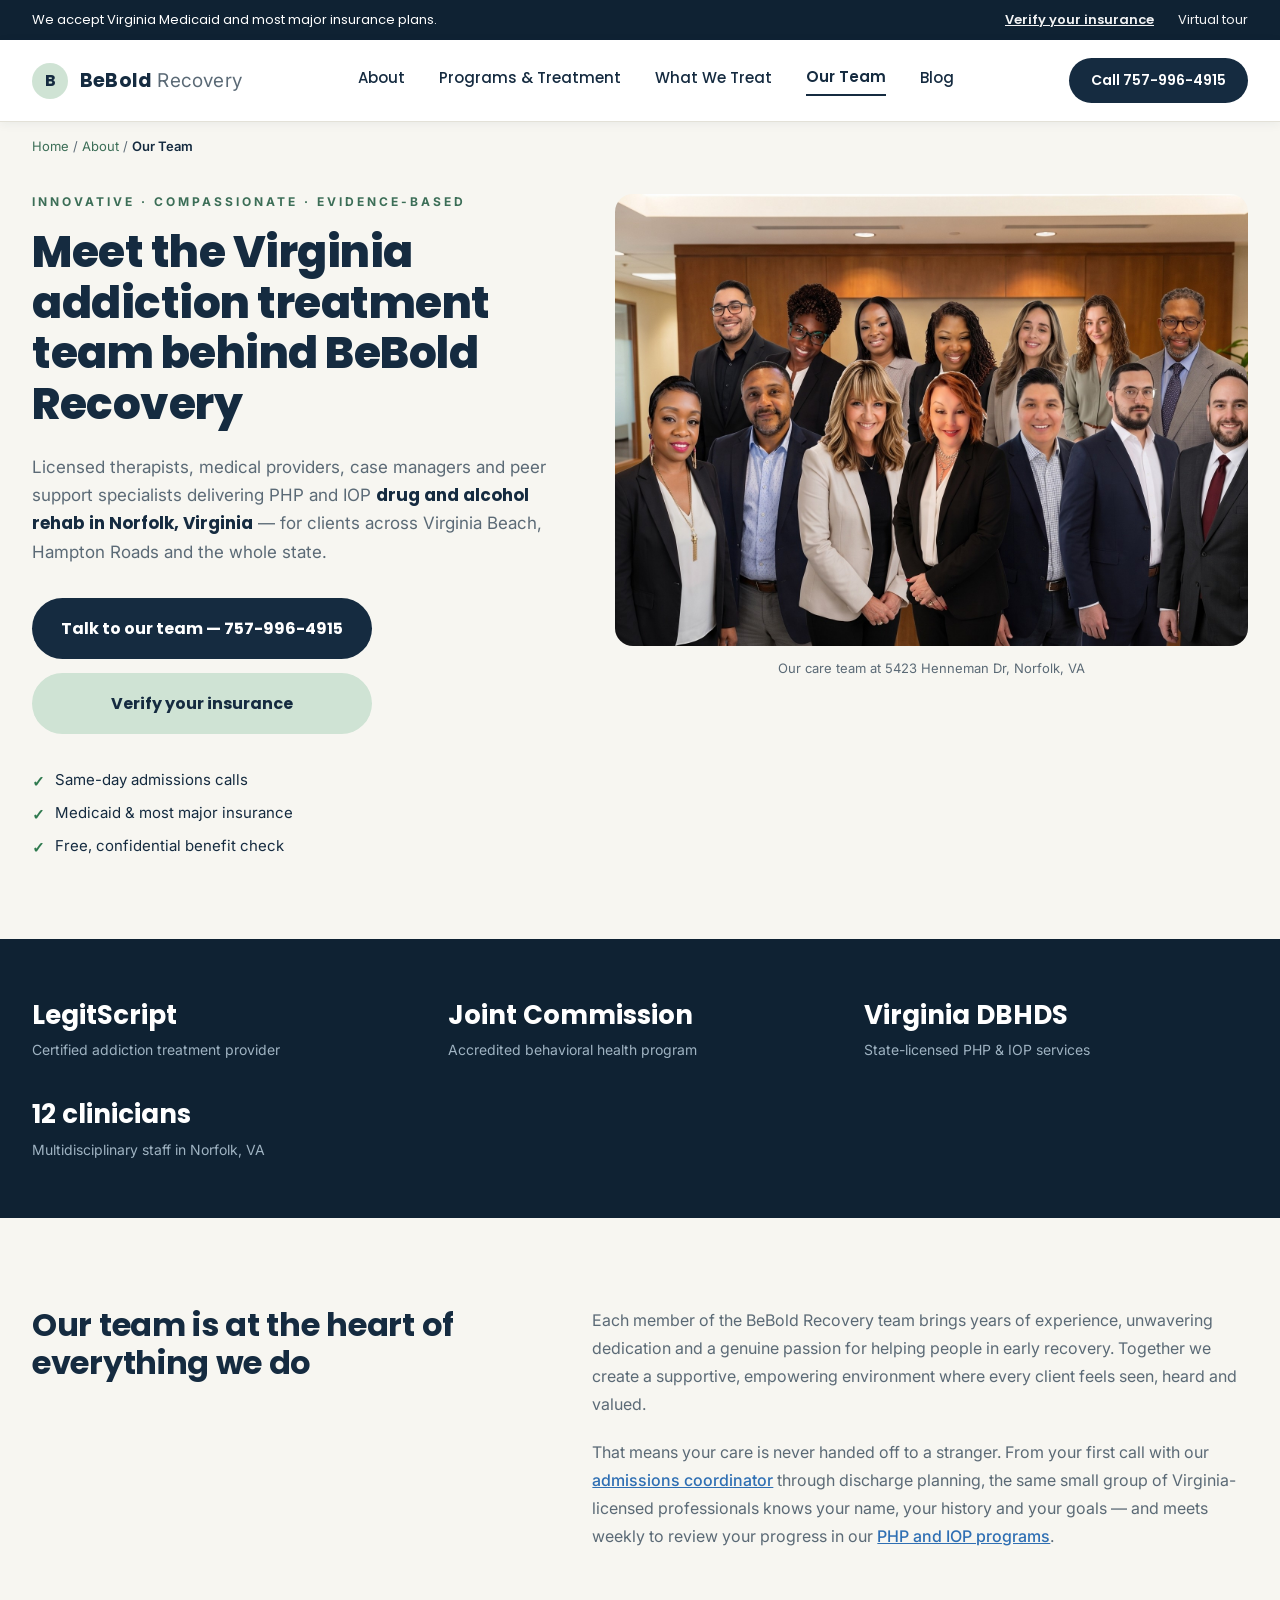
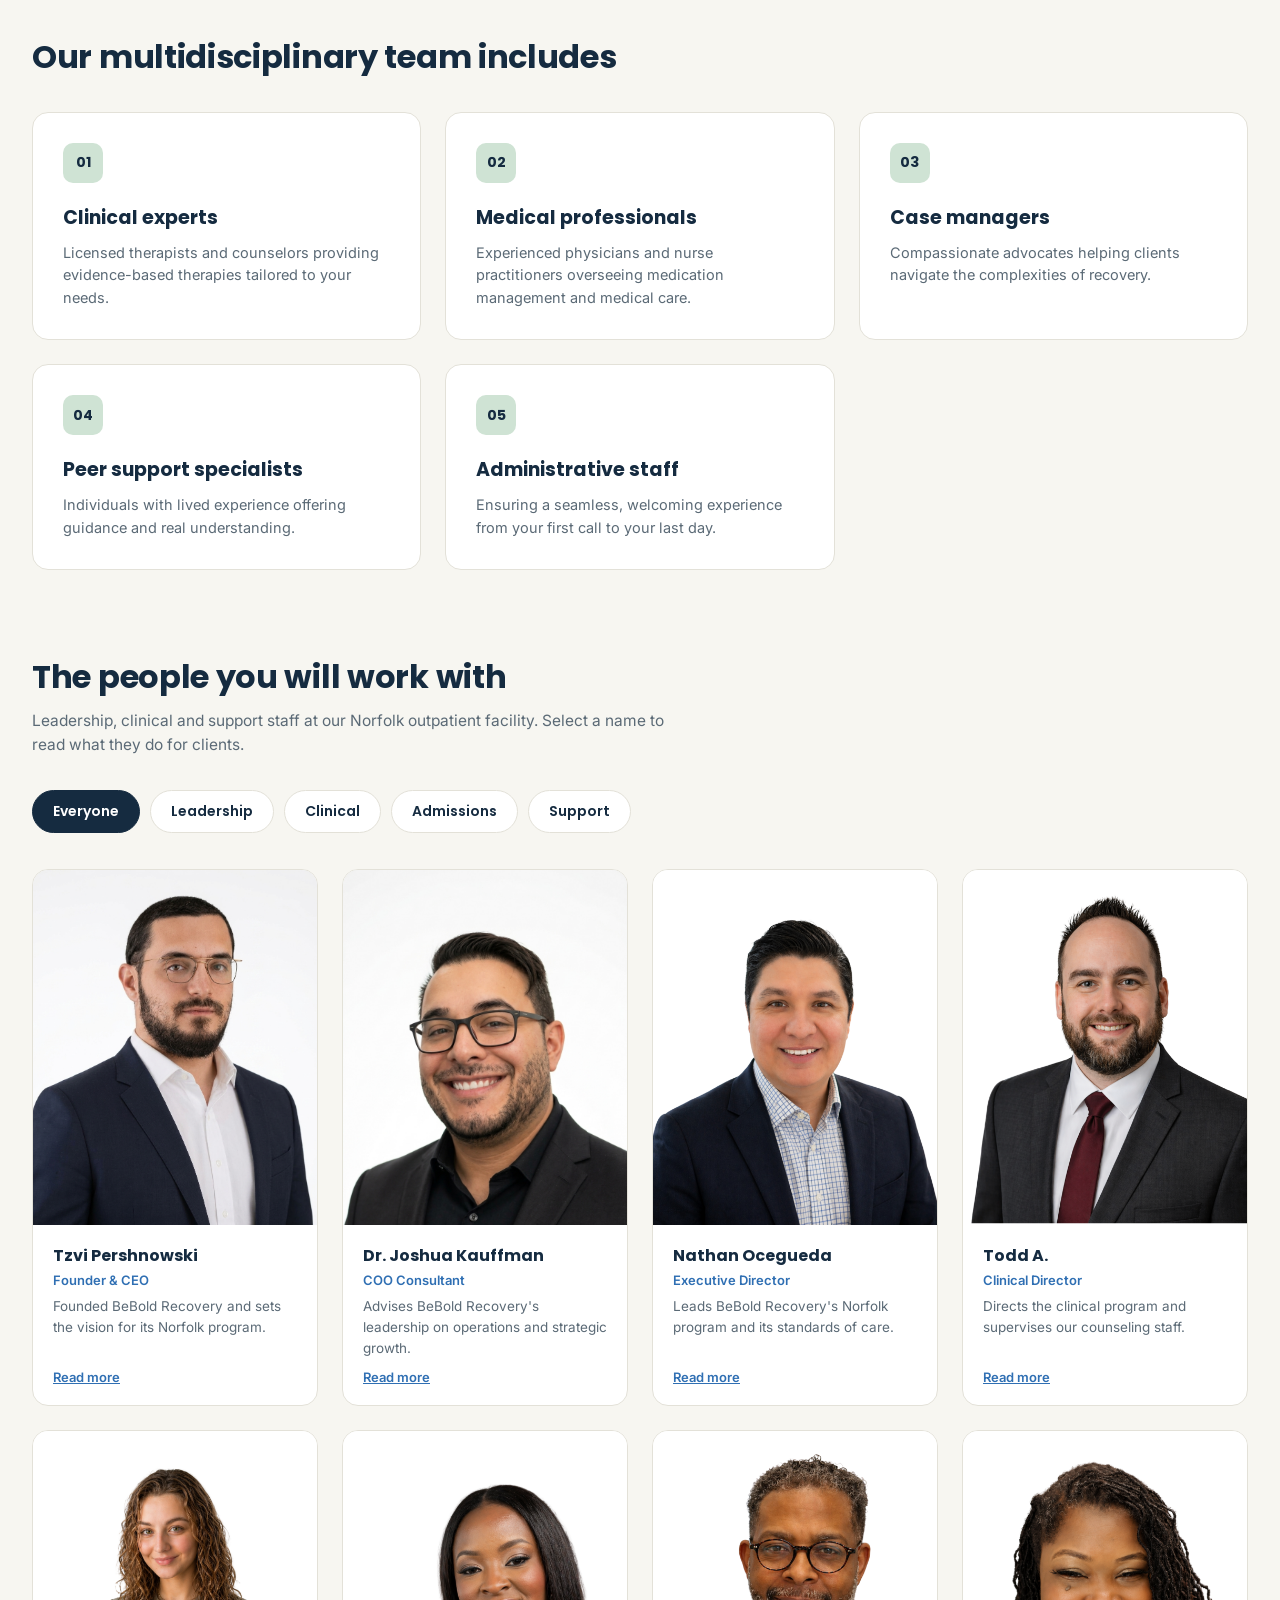
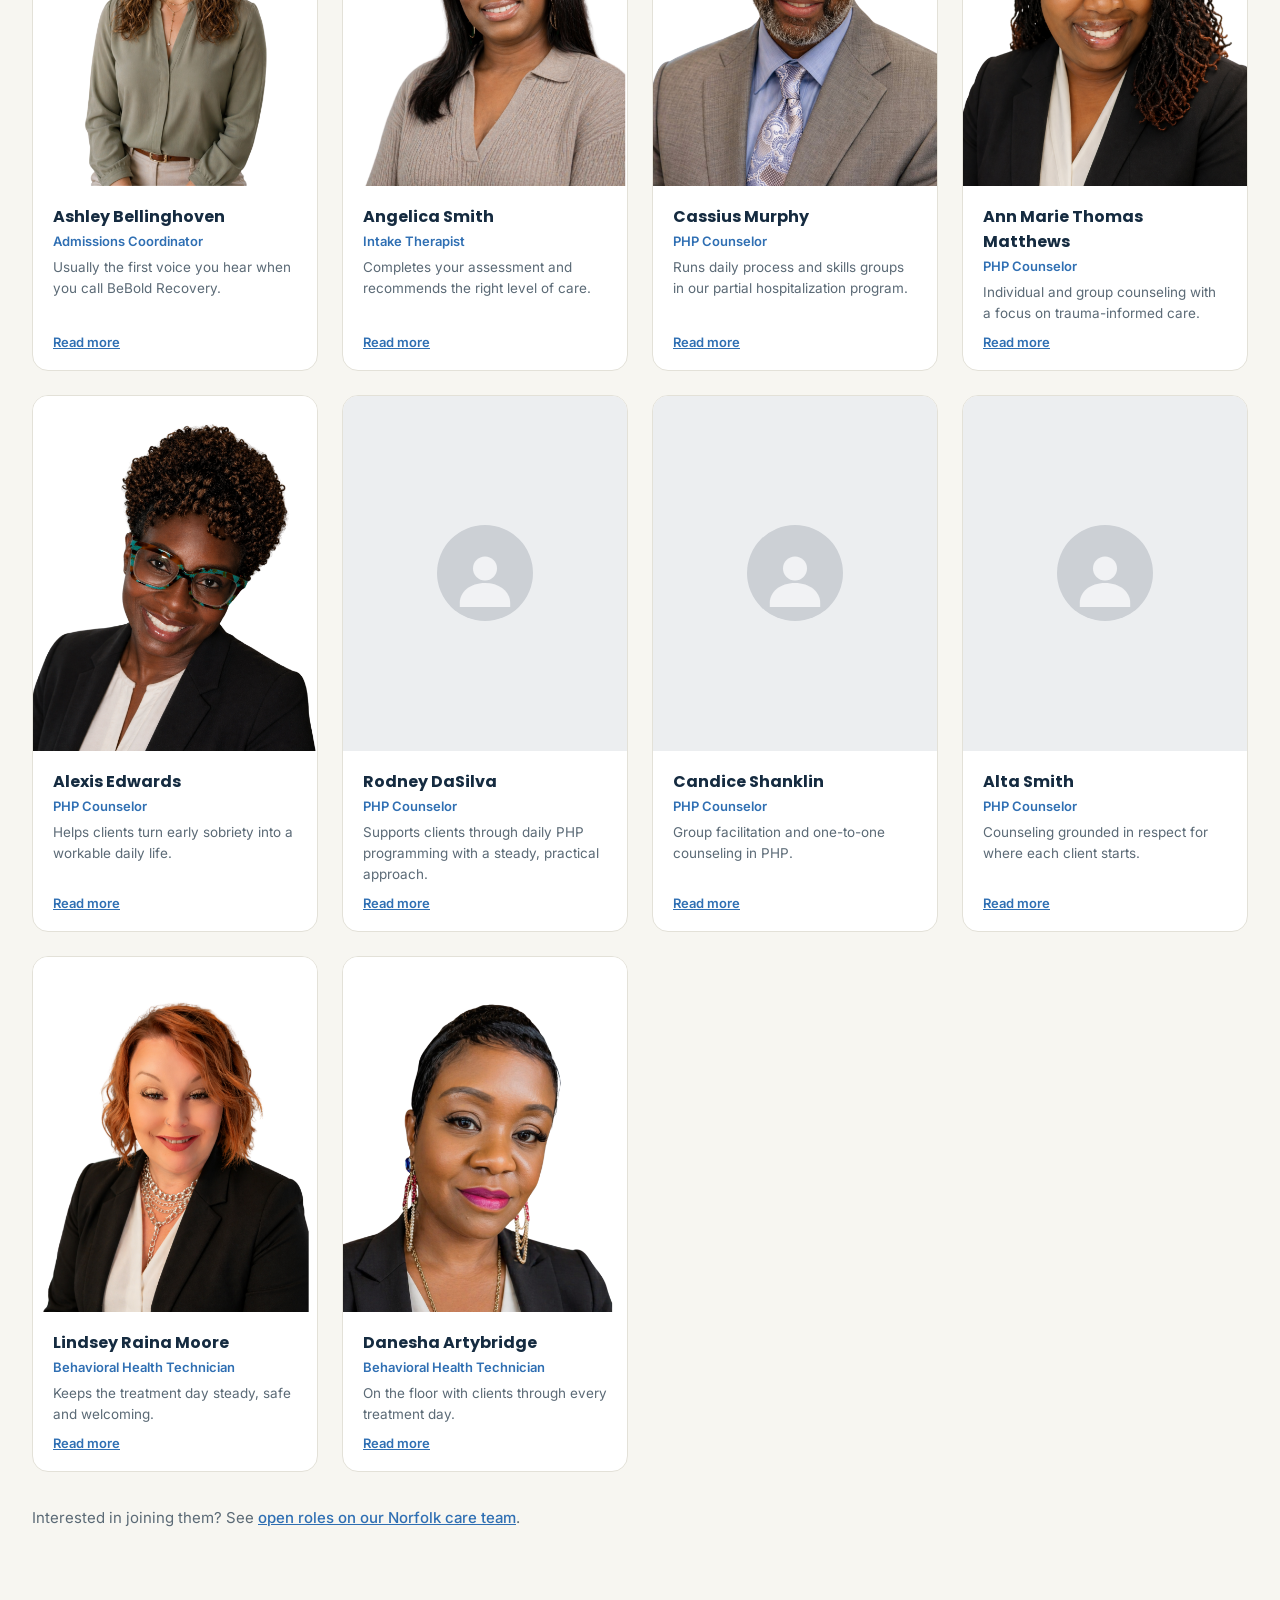
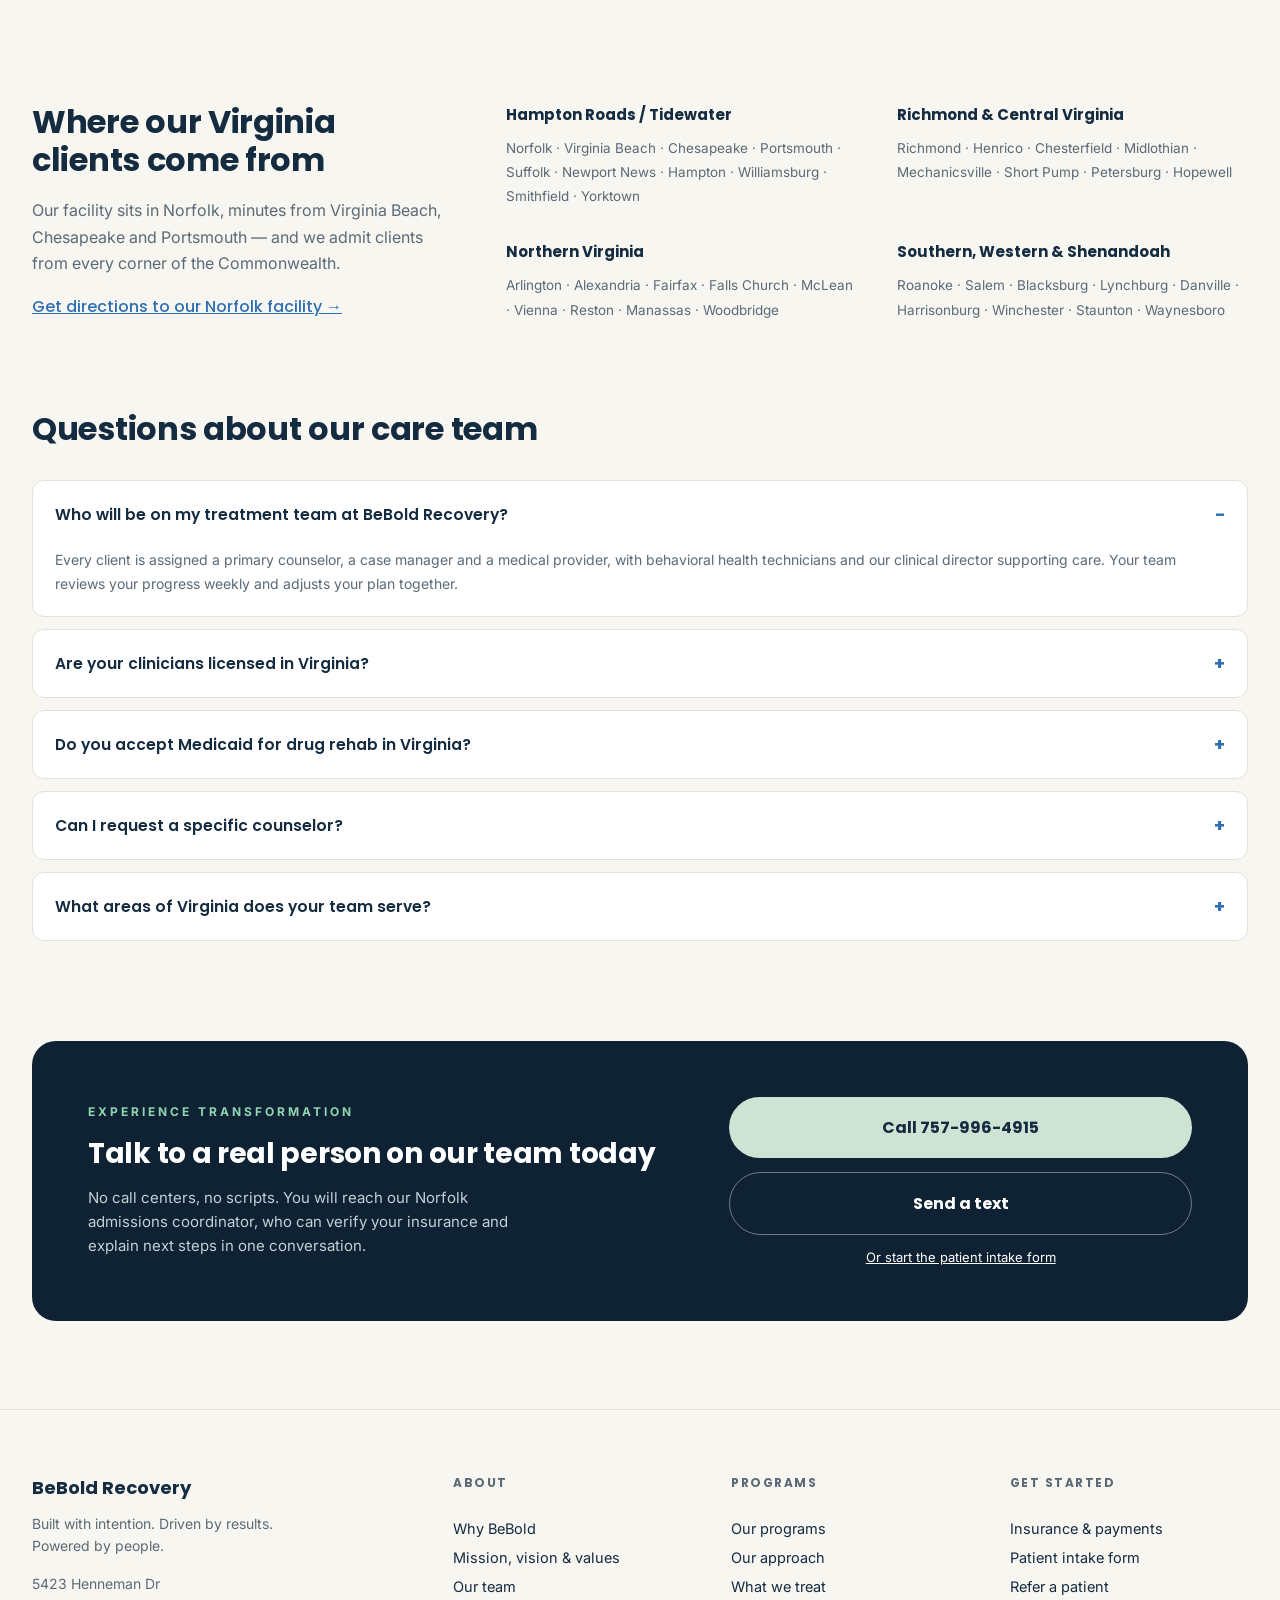
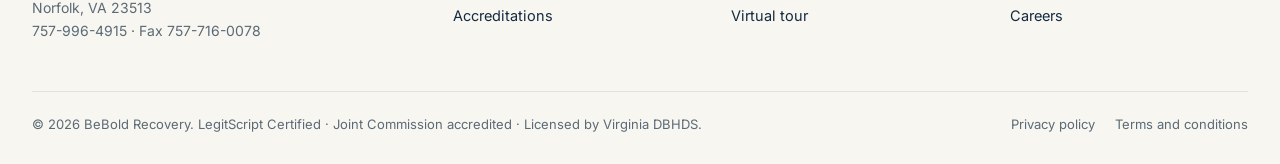
<file: index.html>
<!DOCTYPE html>
<html lang="en">
<head>
<meta charset="UTF-8">
<meta name="viewport" content="width=device-width, initial-scale=1.0">
<title>Our Team | BeBold Recovery</title>
<link rel="preconnect" href="https://fonts.googleapis.com">
<link rel="preconnect" href="https://fonts.gstatic.com" crossorigin>
<link href="https://fonts.googleapis.com/css2?family=Poppins:wght@400;500;600;700;800&family=Inter:wght@400;500;600;700&display=swap" rel="stylesheet">
<link rel="stylesheet" href="css/style.css?v=3">
</head>
<body>

  <div class="topbar">
    <span>We accept Virginia Medicaid and most major insurance plans.</span>
    <div class="topbar-links">
      <a href="#verify" class="active">Verify your insurance</a>
      <a href="#tour">Virtual tour</a>
    </div>
  </div>

  <header class="site-header">
    <div class="logo">
      <div class="badge">B</div>
      <div class="name"><strong>BeBold</strong> <span>Recovery</span></div>
    </div>

    <nav class="main-nav">
      <a href="#about">About</a>
      <a href="#programs">Programs &amp; Treatment</a>
      <a href="#treat">What We Treat</a>
      <a href="#team-people" class="active">Our Team</a>
      <a href="#blog">Blog</a>
    </nav>

    <button class="nav-toggle" aria-label="Toggle navigation" aria-expanded="false">&#9776;</button>
    <button class="btn-call" onclick="location.href='tel:7579964915'">Call 757-996-4915</button>
  </header>

  <div class="breadcrumb">
    <a href="#home">Home</a> / <a href="#about">About</a> / <span class="current">Our Team</span>
  </div>

  <section class="hero">
    <div class="copy-col">
      <div class="eyebrow">Innovative &middot; Compassionate &middot; Evidence-Based</div>
      <h1>Meet the Virginia addiction treatment team behind BeBold Recovery</h1>
      <p class="lede">
        Licensed therapists, medical providers, case managers and peer support specialists delivering PHP and IOP
        <strong>drug and alcohol rehab in Norfolk, Virginia</strong> &mdash; for clients across Virginia Beach, Hampton Roads and the whole state.
      </p>

      <div class="cta-group">
        <button class="cta-primary" onclick="location.href='tel:7579964915'">Talk to our team &mdash; 757-996-4915</button>
        <button class="cta-secondary" onclick="location.href='#verify'">Verify your insurance</button>
      </div>

      <ul class="checklist">
        <li><span class="check">&#10003;</span> Same-day admissions calls</li>
        <li><span class="check">&#10003;</span> Medicaid &amp; most major insurance</li>
        <li><span class="check">&#10003;</span> Free, confidential benefit check</li>
      </ul>
    </div>

    <div class="media-col">
      <div class="photo-frame">
        <img src="photos/team-group-photo.jpeg" alt="The BeBold Recovery care team at their Norfolk, Virginia facility">
      </div>
      <div class="photo-caption">Our care team at 5423 Henneman Dr, Norfolk, VA</div>
    </div>
  </section>

  <section class="trust-bar">
    <div class="trust-grid">
      <div class="trust-item">
        <div class="trust-title">LegitScript</div>
        <div class="trust-sub">Certified addiction treatment provider</div>
      </div>
      <div class="trust-item">
        <div class="trust-title">Joint Commission</div>
        <div class="trust-sub">Accredited behavioral health program</div>
      </div>
      <div class="trust-item">
        <div class="trust-title">Virginia DBHDS</div>
        <div class="trust-sub">State-licensed PHP &amp; IOP services</div>
      </div>
      <div class="trust-item">
        <div class="trust-title">12 clinicians</div>
        <div class="trust-sub">Multidisciplinary staff in Norfolk, VA</div>
      </div>
    </div>
  </section>

  <section class="intro-split" id="about">
    <div class="section-inner">
      <h2>Our team is at the heart of everything we do</h2>
      <div class="intro-text">
        <p>Each member of the BeBold Recovery team brings years of experience, unwavering dedication and a genuine passion for helping people in early recovery. Together we create a supportive, empowering environment where every client feels seen, heard and valued.</p>
        <p>That means your care is never handed off to a stranger. From your first call with our <a href="#team-people" class="text-link">admissions coordinator</a> through discharge planning, the same small group of Virginia-licensed professionals knows your name, your history and your goals &mdash; and meets weekly to review your progress in our <a href="#programs" class="text-link">PHP and IOP programs</a>.</p>
      </div>
    </div>
  </section>

  <section class="team-cats">
    <div class="section-inner">
      <h2>Our multidisciplinary team includes</h2>
      <div class="cats-grid">
        <div class="cat-card">
          <div class="cat-num">01</div>
          <h3>Clinical experts</h3>
          <p>Licensed therapists and counselors providing evidence-based therapies tailored to your needs.</p>
        </div>
        <div class="cat-card">
          <div class="cat-num">02</div>
          <h3>Medical professionals</h3>
          <p>Experienced physicians and nurse practitioners overseeing medication management and medical care.</p>
        </div>
        <div class="cat-card">
          <div class="cat-num">03</div>
          <h3>Case managers</h3>
          <p>Compassionate advocates helping clients navigate the complexities of recovery.</p>
        </div>
        <div class="cat-card">
          <div class="cat-num">04</div>
          <h3>Peer support specialists</h3>
          <p>Individuals with lived experience offering guidance and real understanding.</p>
        </div>
        <div class="cat-card">
          <div class="cat-num">05</div>
          <h3>Administrative staff</h3>
          <p>Ensuring a seamless, welcoming experience from your first call to your last day.</p>
        </div>
      </div>
    </div>
  </section>

  <section class="team-people" id="team-people">
    <div class="section-inner">
      <h2>The people you will work with</h2>
      <p class="section-sub">Leadership, clinical and support staff at our Norfolk outpatient facility. Select a name to read what they do for clients.</p>

      <div class="filter-tabs">
        <button class="filter-tab active" data-filter="all">Everyone</button>
        <button class="filter-tab" data-filter="leadership">Leadership</button>
        <button class="filter-tab" data-filter="clinical">Clinical</button>
        <button class="filter-tab" data-filter="admissions">Admissions</button>
        <button class="filter-tab" data-filter="support">Support</button>
      </div>

      <div class="people-grid">

        <div class="person-card" data-category="leadership">
          <div class="person-photo">
            <img src="photos/tzvi-pershnowski.jpeg" alt="Tzvi Pershnowski">
          </div>
          <div class="person-body">
            <h4>Tzvi Pershnowski</h4>
            <div class="job-title">Founder &amp; CEO</div>
            <p>Founded BeBold Recovery and sets the vision for its Norfolk program.</p>
            <div class="person-extra" hidden>Reach the Norfolk care team directly at <a href="tel:7579964915" class="text-link">757-996-4915</a> to connect with Tzvi.</div>
            <button class="read-more" type="button">Read more</button>
          </div>
        </div>

        <div class="person-card" data-category="leadership">
          <div class="person-photo photo-top">
            <img src="photos/joshua-kauffman.jpeg" alt="Dr. Joshua Kauffman">
          </div>
          <div class="person-body">
            <h4>Dr. Joshua Kauffman</h4>
            <div class="job-title">COO Consultant</div>
            <p>Advises BeBold Recovery's leadership on operations and strategic growth.</p>
            <div class="person-extra" hidden>Reach the Norfolk care team directly at <a href="tel:7579964915" class="text-link">757-996-4915</a> to connect with Dr. Kauffman.</div>
            <button class="read-more" type="button">Read more</button>
          </div>
        </div>

        <div class="person-card" data-category="leadership">
          <div class="person-photo">
            <img src="photos/nathan-ocegueda.png" alt="Nathan Ocegueda">
          </div>
          <div class="person-body">
            <h4>Nathan Ocegueda</h4>
            <div class="job-title">Executive Director</div>
            <p>Leads BeBold Recovery's Norfolk program and its standards of care.</p>
            <div class="person-extra" hidden>Reach the Norfolk care team directly at <a href="tel:7579964915" class="text-link">757-996-4915</a> to connect with Nathan.</div>
            <button class="read-more" type="button">Read more</button>
          </div>
        </div>

        <div class="person-card" data-category="leadership clinical">
          <div class="person-photo">
            <img src="photos/todd-abraham.png" alt="Todd Abraham">
          </div>
          <div class="person-body">
            <h4>Todd A.</h4>
            <div class="job-title">Clinical Director</div>
            <p>Directs the clinical program and supervises our counseling staff.</p>
            <div class="person-extra" hidden>Reach the Norfolk care team directly at <a href="tel:7579964915" class="text-link">757-996-4915</a> to connect with Todd.</div>
            <button class="read-more" type="button">Read more</button>
          </div>
        </div>

        <div class="person-card" data-category="admissions">
          <div class="person-photo">
            <img src="photos/ashley-billinghoven.png" alt="Ashley Bellinghoven">
          </div>
          <div class="person-body">
            <h4>Ashley Bellinghoven</h4>
            <div class="job-title">Admissions Coordinator</div>
            <p>Usually the first voice you hear when you call BeBold Recovery.</p>
            <div class="person-extra" hidden>Reach the Norfolk care team directly at <a href="tel:7579964915" class="text-link">757-996-4915</a> to connect with Ashley.</div>
            <button class="read-more" type="button">Read more</button>
          </div>
        </div>

        <div class="person-card" data-category="admissions clinical">
          <div class="person-photo">
            <img src="photos/angelica-smith.png" alt="Angelica Smith">
          </div>
          <div class="person-body">
            <h4>Angelica Smith</h4>
            <div class="job-title">Intake Therapist</div>
            <p>Completes your assessment and recommends the right level of care.</p>
            <div class="person-extra" hidden>Reach the Norfolk care team directly at <a href="tel:7579964915" class="text-link">757-996-4915</a> to connect with Angelica.</div>
            <button class="read-more" type="button">Read more</button>
          </div>
        </div>

        <div class="person-card" data-category="clinical">
          <div class="person-photo">
            <img src="photos/cassius-murphy.png" alt="Cassius Murphy">
          </div>
          <div class="person-body">
            <h4>Cassius Murphy</h4>
            <div class="job-title">PHP Counselor</div>
            <p>Runs daily process and skills groups in our partial hospitalization program.</p>
            <div class="person-extra" hidden>Reach the Norfolk care team directly at <a href="tel:7579964915" class="text-link">757-996-4915</a> to connect with Cassius.</div>
            <button class="read-more" type="button">Read more</button>
          </div>
        </div>

        <div class="person-card" data-category="clinical">
          <div class="person-photo">
            <img src="photos/anne-marrie.png" alt="Ann Marie Thomas Matthews">
          </div>
          <div class="person-body">
            <h4>Ann Marie Thomas Matthews</h4>
            <div class="job-title">PHP Counselor</div>
            <p>Individual and group counseling with a focus on trauma-informed care.</p>
            <div class="person-extra" hidden>Reach the Norfolk care team directly at <a href="tel:7579964915" class="text-link">757-996-4915</a> to connect with Ann Marie.</div>
            <button class="read-more" type="button">Read more</button>
          </div>
        </div>

        <div class="person-card" data-category="clinical">
          <div class="person-photo">
            <img src="photos/alexis-edwards.png" alt="Alexis Edwards">
          </div>
          <div class="person-body">
            <h4>Alexis Edwards</h4>
            <div class="job-title">PHP Counselor</div>
            <p>Helps clients turn early sobriety into a workable daily life.</p>
            <div class="person-extra" hidden>Reach the Norfolk care team directly at <a href="tel:7579964915" class="text-link">757-996-4915</a> to connect with Alexis.</div>
            <button class="read-more" type="button">Read more</button>
          </div>
        </div>

        <div class="person-card" data-category="clinical">
          <div class="person-photo unidentified">
            <div class="avatar-circle">
              <svg viewBox="0 0 100 100" aria-hidden="true"><circle cx="50" cy="36" r="20"/><path d="M50 60c-25 0-42 15-42 33v7h84v-7c0-18-17-33-42-33z"/></svg>
            </div>
          </div>
          <div class="person-body">
            <h4>Rodney DaSilva</h4>
            <div class="job-title">PHP Counselor</div>
            <p>Supports clients through daily PHP programming with a steady, practical approach.</p>
            <div class="person-extra" hidden>Reach the Norfolk care team directly at <a href="tel:7579964915" class="text-link">757-996-4915</a> to connect with Rodney.</div>
            <button class="read-more" type="button">Read more</button>
          </div>
        </div>

        <div class="person-card" data-category="clinical">
          <div class="person-photo unidentified">
            <div class="avatar-circle">
              <svg viewBox="0 0 100 100" aria-hidden="true"><circle cx="50" cy="36" r="20"/><path d="M50 60c-25 0-42 15-42 33v7h84v-7c0-18-17-33-42-33z"/></svg>
            </div>
          </div>
          <div class="person-body">
            <h4>Candice Shanklin</h4>
            <div class="job-title">PHP Counselor</div>
            <p>Group facilitation and one-to-one counseling in PHP.</p>
            <div class="person-extra" hidden>Reach the Norfolk care team directly at <a href="tel:7579964915" class="text-link">757-996-4915</a> to connect with Candice.</div>
            <button class="read-more" type="button">Read more</button>
          </div>
        </div>

        <div class="person-card" data-category="clinical">
          <div class="person-photo unidentified">
            <div class="avatar-circle">
              <svg viewBox="0 0 100 100" aria-hidden="true"><circle cx="50" cy="36" r="20"/><path d="M50 60c-25 0-42 15-42 33v7h84v-7c0-18-17-33-42-33z"/></svg>
            </div>
          </div>
          <div class="person-body">
            <h4>Alta Smith</h4>
            <div class="job-title">PHP Counselor</div>
            <p>Counseling grounded in respect for where each client starts.</p>
            <div class="person-extra" hidden>Reach the Norfolk care team directly at <a href="tel:7579964915" class="text-link">757-996-4915</a> to connect with Alta.</div>
            <button class="read-more" type="button">Read more</button>
          </div>
        </div>

        <div class="person-card" data-category="support">
          <div class="person-photo">
            <img src="photos/lindsey-moore.png" alt="Lindsey Raina Moore">
          </div>
          <div class="person-body">
            <h4>Lindsey Raina Moore</h4>
            <div class="job-title">Behavioral Health Technician</div>
            <p>Keeps the treatment day steady, safe and welcoming.</p>
            <div class="person-extra" hidden>Reach the Norfolk care team directly at <a href="tel:7579964915" class="text-link">757-996-4915</a> to connect with Lindsey.</div>
            <button class="read-more" type="button">Read more</button>
          </div>
        </div>

        <div class="person-card" data-category="support">
          <div class="person-photo">
            <img src="photos/danesha-artybridge.png" alt="Danesha Artybridge">
          </div>
          <div class="person-body">
            <h4>Danesha Artybridge</h4>
            <div class="job-title">Behavioral Health Technician</div>
            <p>On the floor with clients through every treatment day.</p>
            <div class="person-extra" hidden>Reach the Norfolk care team directly at <a href="tel:7579964915" class="text-link">757-996-4915</a> to connect with Danesha.</div>
            <button class="read-more" type="button">Read more</button>
          </div>
        </div>

      </div>

      <p class="people-footer">Interested in joining them? See <a href="#careers" class="text-link">open roles on our Norfolk care team</a>.</p>
    </div>
  </section>

  <section class="regions">
    <div class="section-inner regions-grid">
      <div class="regions-intro">
        <h2>Where our Virginia clients come from</h2>
        <p>Our facility sits in Norfolk, minutes from Virginia Beach, Chesapeake and Portsmouth &mdash; and we admit clients from every corner of the Commonwealth.</p>
        <a href="https://www.google.com/maps/search/?api=1&query=5423+Henneman+Dr,+Norfolk,+VA+23513" target="_blank" rel="noopener" class="text-link">Get directions to our Norfolk facility &rarr;</a>
      </div>
      <div class="regions-list">
        <div class="region-col">
          <h4>Hampton Roads / Tidewater</h4>
          <p>Norfolk &middot; Virginia Beach &middot; Chesapeake &middot; Portsmouth &middot; Suffolk &middot; Newport News &middot; Hampton &middot; Williamsburg &middot; Smithfield &middot; Yorktown</p>
        </div>
        <div class="region-col">
          <h4>Richmond &amp; Central Virginia</h4>
          <p>Richmond &middot; Henrico &middot; Chesterfield &middot; Midlothian &middot; Mechanicsville &middot; Short Pump &middot; Petersburg &middot; Hopewell</p>
        </div>
        <div class="region-col">
          <h4>Northern Virginia</h4>
          <p>Arlington &middot; Alexandria &middot; Fairfax &middot; Falls Church &middot; McLean &middot; Vienna &middot; Reston &middot; Manassas &middot; Woodbridge</p>
        </div>
        <div class="region-col">
          <h4>Southern, Western &amp; Shenandoah</h4>
          <p>Roanoke &middot; Salem &middot; Blacksburg &middot; Lynchburg &middot; Danville &middot; Harrisonburg &middot; Winchester &middot; Staunton &middot; Waynesboro</p>
        </div>
      </div>
    </div>
  </section>

  <section class="faq-section">
    <div class="section-inner">
      <h2>Questions about our care team</h2>
      <div class="faq-list">

        <div class="faq-item open">
          <button class="faq-question" type="button">
            Who will be on my treatment team at BeBold Recovery?
            <span class="faq-icon">&minus;</span>
          </button>
          <div class="faq-answer">
            <p>Every client is assigned a primary counselor, a case manager and a medical provider, with behavioral health technicians and our clinical director supporting care. Your team reviews your progress weekly and adjusts your plan together.</p>
          </div>
        </div>

        <div class="faq-item">
          <button class="faq-question" type="button">
            Are your clinicians licensed in Virginia?
            <span class="faq-icon">&plus;</span>
          </button>
          <div class="faq-answer">
            <p>Yes. Every clinician on our team holds an active Virginia license or is supervised by one, and our program is licensed by Virginia DBHDS.</p>
          </div>
        </div>

        <div class="faq-item">
          <button class="faq-question" type="button">
            Do you accept Medicaid for drug rehab in Virginia?
            <span class="faq-icon">&plus;</span>
          </button>
          <div class="faq-answer">
            <p>Yes, we accept Virginia Medicaid and most major insurance plans. Call our admissions line for a free, confidential benefit check.</p>
          </div>
        </div>

        <div class="faq-item">
          <button class="faq-question" type="button">
            Can I request a specific counselor?
            <span class="faq-icon">&plus;</span>
          </button>
          <div class="faq-answer">
            <p>We do our best to match you with a counselor who fits your needs, and you're welcome to share any preference with our admissions team during intake.</p>
          </div>
        </div>

        <div class="faq-item">
          <button class="faq-question" type="button">
            What areas of Virginia does your team serve?
            <span class="faq-icon">&plus;</span>
          </button>
          <div class="faq-answer">
            <p>Our Norfolk facility serves clients across Hampton Roads, Richmond, Northern Virginia and the rest of the Commonwealth.</p>
          </div>
        </div>

      </div>
    </div>
  </section>

  <div class="cta-box-wrap">
    <div class="cta-box">
      <div class="cta-box-left">
        <div class="eyebrow light">Experience Transformation</div>
        <h2>Talk to a real person on our team today</h2>
        <p>No call centers, no scripts. You will reach our Norfolk admissions coordinator, who can verify your insurance and explain next steps in one conversation.</p>
      </div>
      <div class="cta-box-right">
        <button class="cta-secondary" onclick="location.href='tel:7579964915'">Call 757-996-4915</button>
        <button class="cta-outline" onclick="location.href='sms:7579964915'">Send a text</button>
        <a href="#intake" class="cta-box-link">Or start the patient intake form</a>
      </div>
    </div>
  </div>

  <footer class="site-footer">
    <div class="footer-inner">
      <div class="footer-brand">
        <div class="footer-logo">BeBold Recovery</div>
        <p>Built with intention. Driven by results. Powered by people.</p>
        <address>
          5423 Henneman Dr<br>
          Norfolk, VA 23513<br>
          757-996-4915 &middot; Fax 757-716-0078
        </address>
      </div>
      <div class="footer-col">
        <h5>About</h5>
        <a href="#why">Why BeBold</a>
        <a href="#mission">Mission, vision &amp; values</a>
        <a href="#team">Our team</a>
        <a href="#accred">Accreditations</a>
      </div>
      <div class="footer-col">
        <h5>Programs</h5>
        <a href="#programs">Our programs</a>
        <a href="#approach">Our approach</a>
        <a href="#treat">What we treat</a>
        <a href="#tour">Virtual tour</a>
      </div>
      <div class="footer-col">
        <h5>Get started</h5>
        <a href="#insurance">Insurance &amp; payments</a>
        <a href="#intake">Patient intake form</a>
        <a href="#refer">Refer a patient</a>
        <a href="#careers">Careers</a>
      </div>
    </div>
    <div class="footer-bottom">
      <p>&copy; 2026 BeBold Recovery. LegitScript Certified &middot; Joint Commission accredited &middot; Licensed by Virginia DBHDS.</p>
      <div class="footer-legal">
        <a href="#privacy">Privacy policy</a>
        <a href="#terms">Terms and conditions</a>
      </div>
    </div>
  </footer>

  <script src="js/script.js?v=2"></script>
</body>
</html>
</file>
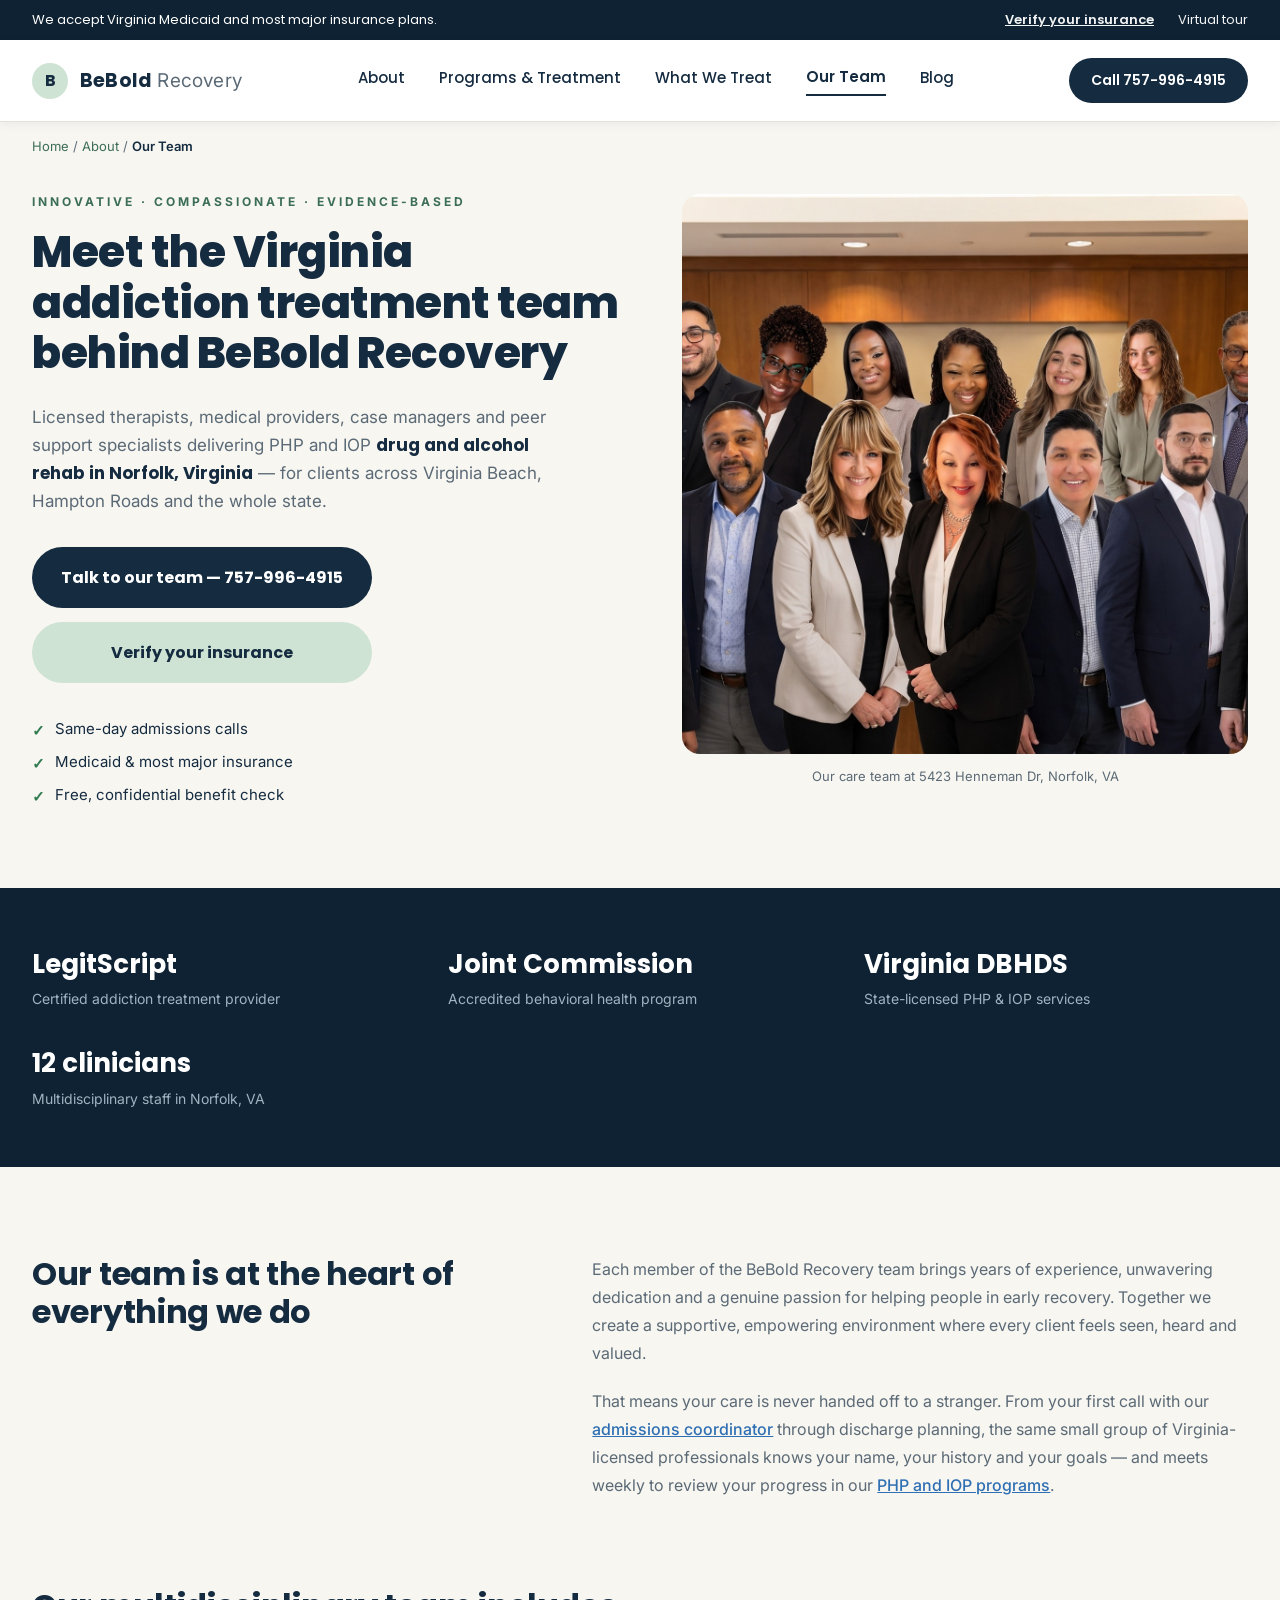
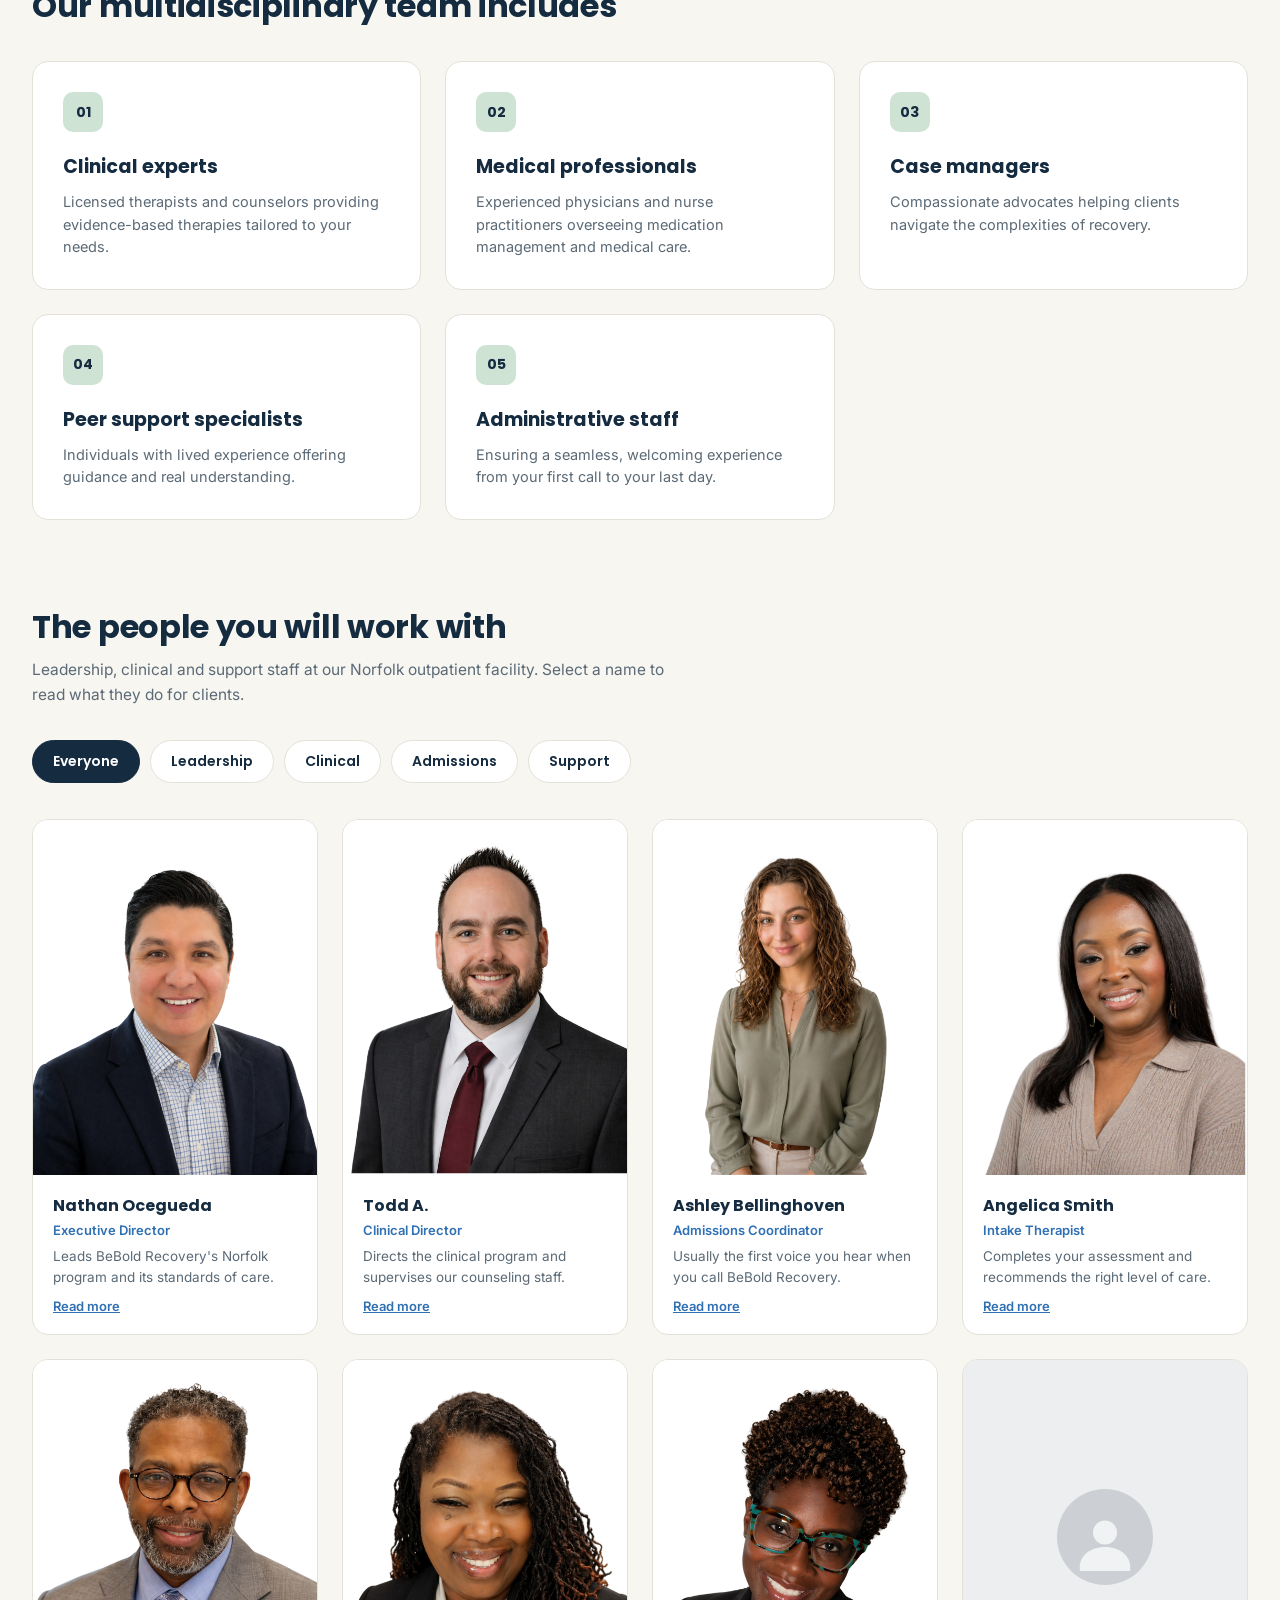
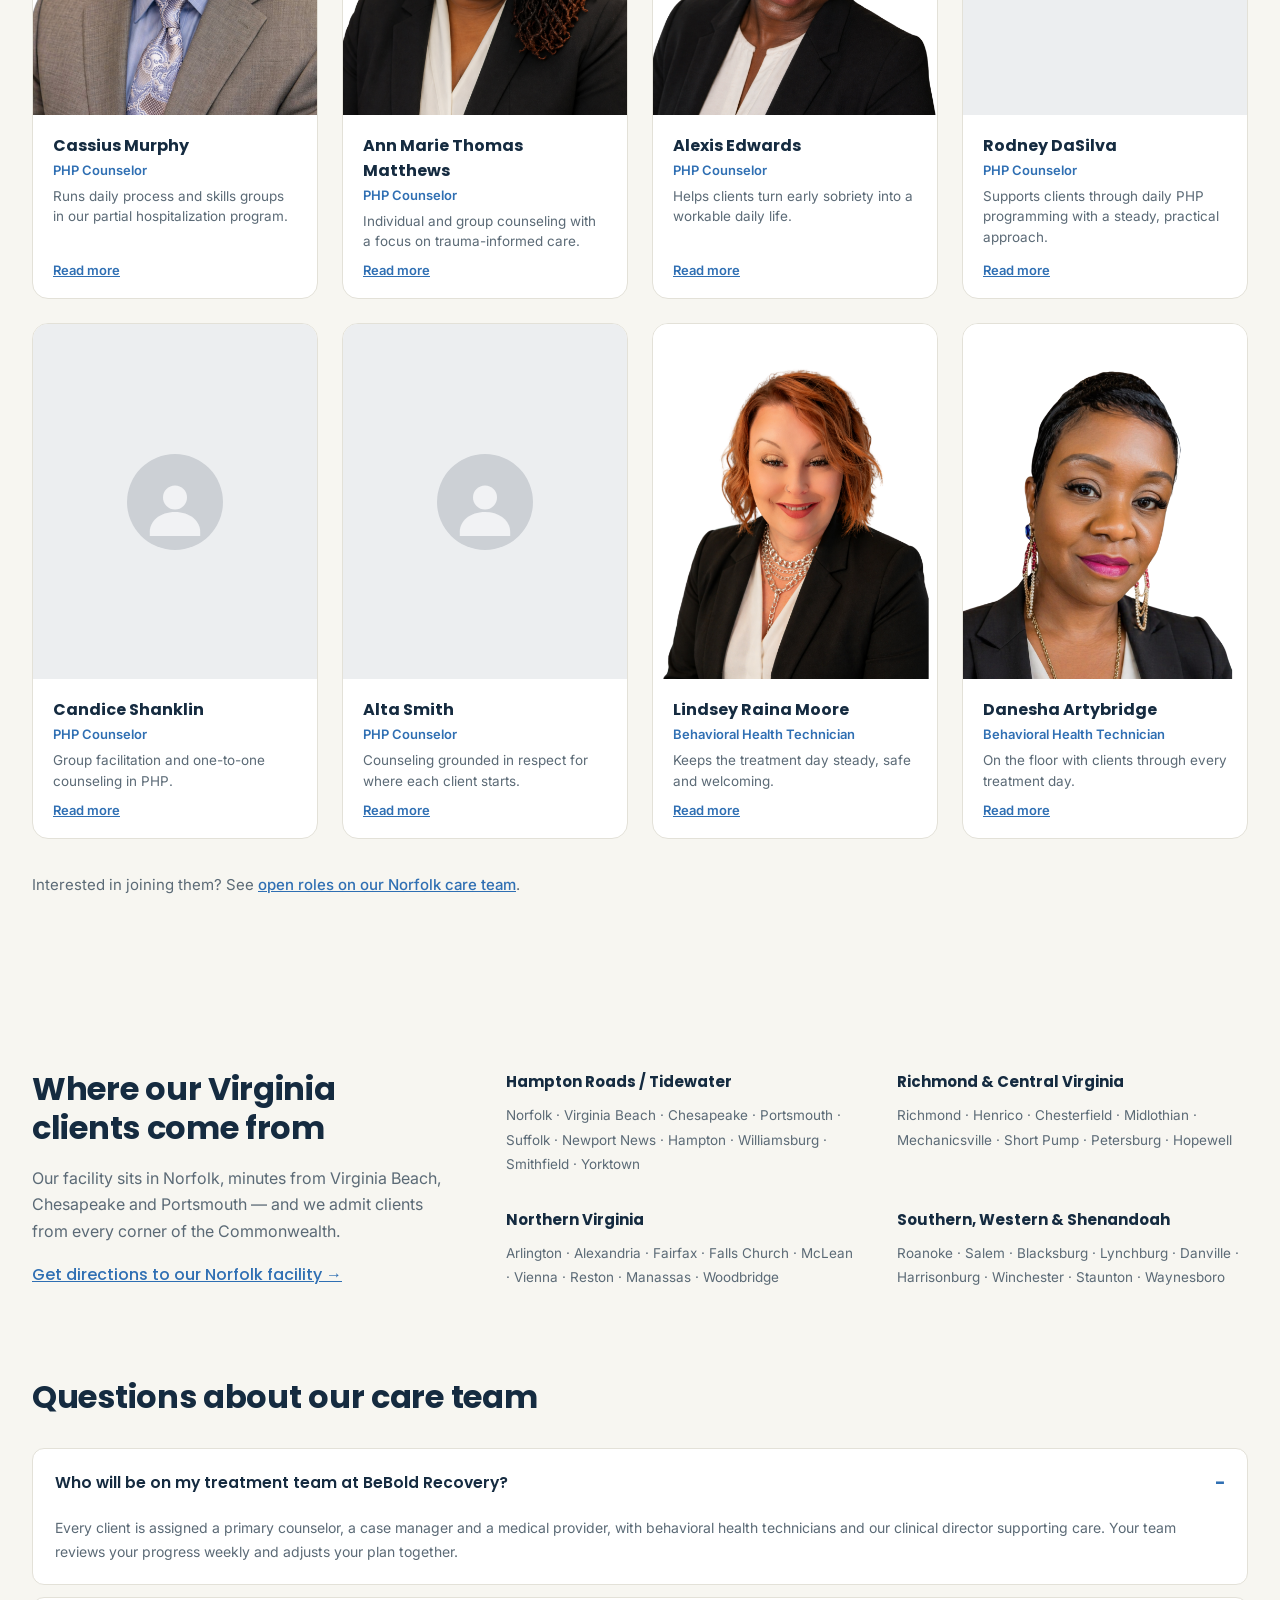
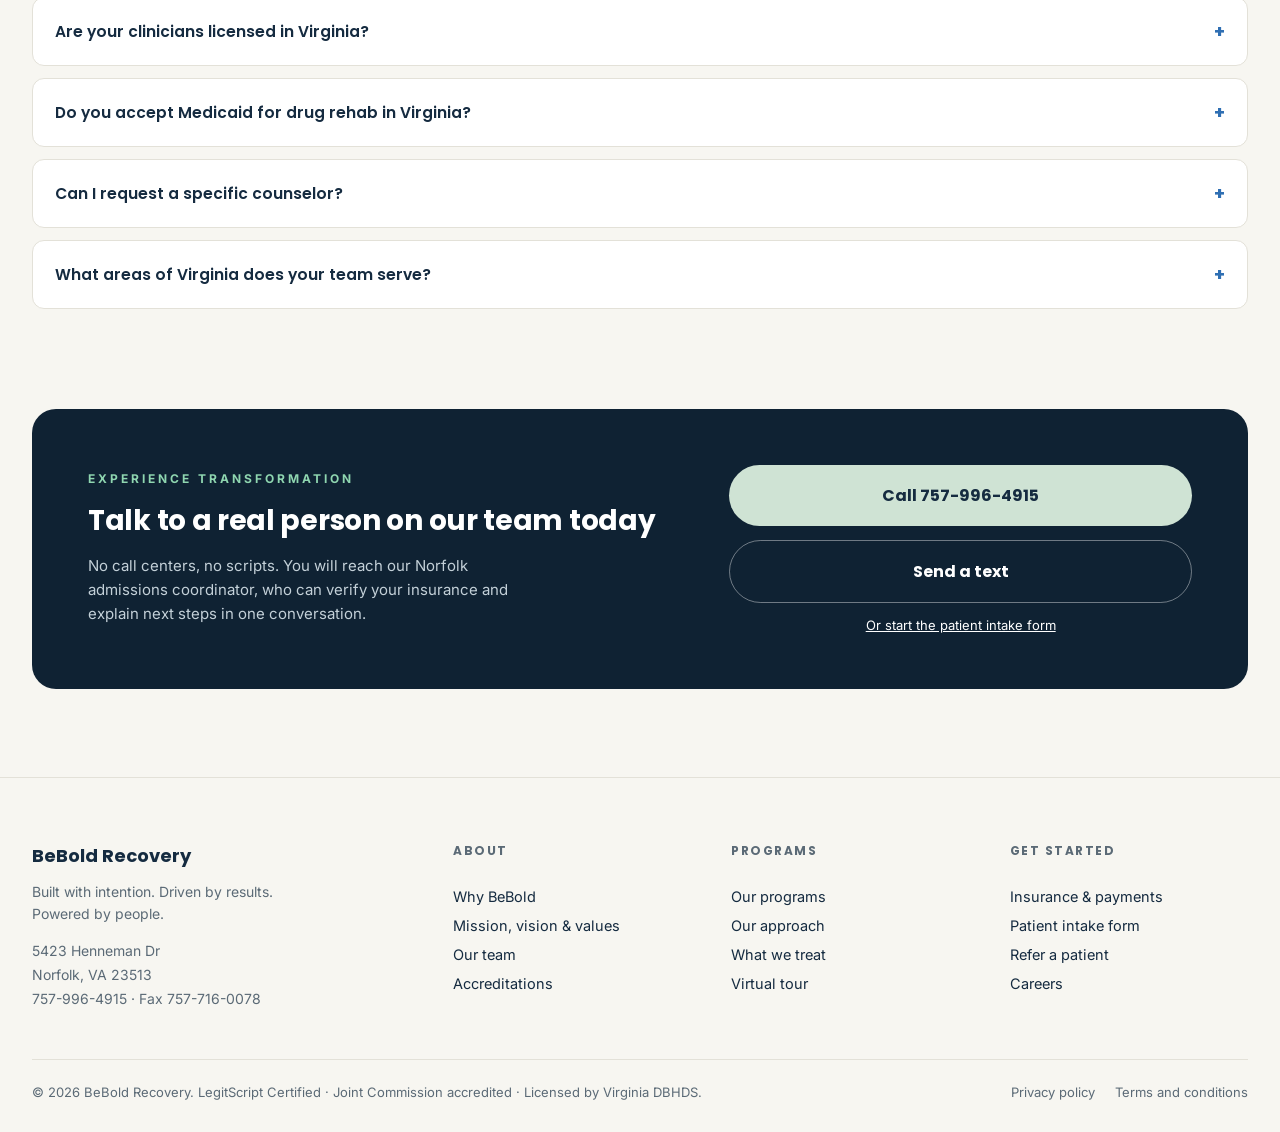
<file: landing.html>
<!DOCTYPE html>
<html lang="en">
<head>
<meta charset="UTF-8">
<meta name="viewport" content="width=device-width, initial-scale=1.0">
<title>Our Team | BeBold Recovery</title>
<link rel="preconnect" href="https://fonts.googleapis.com">
<link rel="preconnect" href="https://fonts.gstatic.com" crossorigin>
<link href="https://fonts.googleapis.com/css2?family=Poppins:wght@400;500;600;700;800&family=Inter:wght@400;500;600;700&display=swap" rel="stylesheet">
<style>
  :root{
    --navy:#152b40;
    --navy-dark:#0f2233;
    --cream:#f7f6f1;
    --sage:#cfe3d4;
    --sage-line:#a9cbb2;
    --text-dark:#152b40;
    --text-gray:#5b6a76;
    --line:#e3e1d8;
    --link:#2f6fb3;
    --font-main:'Poppins',-apple-system,BlinkMacSystemFont,"Segoe UI",Roboto,Helvetica,Arial,sans-serif;
    --font-sub:'Inter',-apple-system,BlinkMacSystemFont,"Segoe UI",Roboto,Helvetica,Arial,sans-serif;
  }
  *{margin:0;padding:0;box-sizing:border-box;}
  html{scroll-behavior:smooth;scroll-padding-top:90px;}
  body{
    font-family:var(--font-main);
    background:var(--cream);
    color:var(--text-dark);
  }
  a{text-decoration:none;color:inherit;}
  img{max-width:100%;display:block;}

  /* subheadline / body-copy elements use Inter */
  p, li, address, .eyebrow, .lede, .section-sub, .job-title,
  .trust-sub, .photo-caption, .breadcrumb,
  .cta-box-link, footer a, footer p, .region-col p{
    font-family:var(--font-sub);
  }

  .text-link{
    color:var(--link);
    text-decoration:underline;
    font-weight:500;
  }

  .section-inner{
    max-width:1280px;
    margin:0 auto;
  }

  /* ---------- Top insurance bar ---------- */
  .topbar{
    background:var(--navy-dark);
    color:#fff;
    font-size:13px;
    padding:10px 32px;
    display:flex;
    align-items:center;
    justify-content:space-between;
  }
  .topbar .topbar-links{
    display:flex;
    gap:24px;
  }
  .topbar .topbar-links a{
    color:#fff;
    opacity:0.95;
    font-family:var(--font-main);
  }
  .topbar .topbar-links a.active{
    text-decoration:underline;
    font-weight:600;
  }

  /* ---------- Header / nav ---------- */
  header.site-header{
    background:#fff;
    border-bottom:1px solid var(--line);
    padding:18px 32px;
    display:flex;
    align-items:center;
    justify-content:space-between;
    flex-wrap:wrap;
    gap:16px;
    position:sticky;
    top:0;
    z-index:100;
    box-shadow:0 2px 10px rgba(21,43,64,0.06);
  }
  .logo{
    display:flex;
    align-items:center;
    gap:12px;
  }
  .logo .badge{
    width:36px;
    height:36px;
    border-radius:50%;
    background:var(--sage);
    color:var(--navy);
    display:flex;
    align-items:center;
    justify-content:center;
    font-weight:700;
    font-size:16px;
  }
  .logo .name{
    font-size:19px;
    letter-spacing:0.2px;
  }
  .logo .name strong{
    font-weight:700;
  }
  .logo .name span{
    color:var(--text-gray);
    font-weight:400;
    font-family:var(--font-sub);
  }

  nav.main-nav{
    display:flex;
    align-items:center;
    gap:34px;
    font-size:15px;
    color:var(--text-dark);
    flex-wrap:wrap;
  }
  nav.main-nav a{
    padding-bottom:6px;
    position:relative;
    white-space:nowrap;
    font-weight:500;
  }
  nav.main-nav a.active{
    font-weight:600;
    border-bottom:2px solid var(--navy);
  }

  .nav-toggle{
    display:none;
    background:none;
    border:none;
    font-size:24px;
    color:var(--navy);
    cursor:pointer;
    padding:4px 8px;
  }

  .btn-call{
    background:var(--navy);
    color:#fff;
    padding:12px 22px;
    border-radius:999px;
    font-size:14px;
    font-weight:600;
    display:inline-block;
    border:none;
    cursor:pointer;
    white-space:nowrap;
    font-family:var(--font-main);
  }
  .btn-call:hover{
    background:var(--navy-dark);
  }

  /* ---------- Breadcrumb ---------- */
  .breadcrumb{
    padding:16px 32px;
    font-size:13px;
    color:var(--text-gray);
    max-width:1280px;
    margin:0 auto;
  }
  .breadcrumb a{color:#3c6e57;}
  .breadcrumb .current{color:var(--text-dark);font-weight:600;}

  /* ---------- Hero section ---------- */
  .hero{
    max-width:1280px;
    margin:0 auto;
    padding:24px 32px 80px;
    display:grid;
    grid-template-columns:1.05fr 1fr;
    gap:56px;
    align-items:start;
  }
  .eyebrow{
    font-size:12px;
    letter-spacing:3px;
    font-weight:700;
    color:#3c6e57;
    text-transform:uppercase;
    margin-bottom:18px;
  }
  .eyebrow.light{ color:#8fd6b0; }
  h1{
    font-size:44px;
    line-height:1.15;
    font-weight:800;
    color:var(--navy);
    margin-bottom:24px;
    letter-spacing:-0.5px;
  }
  h2{
    font-size:32px;
    line-height:1.2;
    font-weight:700;
    color:var(--navy);
    letter-spacing:-0.3px;
  }
  .lede{
    font-size:17px;
    line-height:1.65;
    color:var(--text-gray);
    max-width:520px;
    margin-bottom:32px;
  }
  .lede strong{
    color:var(--text-dark);
    font-weight:700;
    font-family:var(--font-main);
  }

  .cta-group{
    display:flex;
    flex-direction:column;
    gap:14px;
    max-width:340px;
    margin-bottom:36px;
  }
  .cta-primary,
  .cta-secondary,
  .cta-outline{
    display:flex;
    align-items:center;
    justify-content:center;
    padding:18px 24px;
    border-radius:999px;
    font-size:16px;
    font-weight:700;
    cursor:pointer;
    border:none;
    text-align:center;
    transition:transform 0.15s ease, box-shadow 0.15s ease;
    font-family:var(--font-main);
  }
  .cta-primary{
    background:var(--navy);
    color:#fff;
  }
  .cta-primary:hover{
    background:var(--navy-dark);
    transform:translateY(-1px);
  }
  .cta-secondary{
    background:var(--sage);
    color:var(--navy);
  }
  .cta-secondary:hover{
    background:var(--sage-line);
    transform:translateY(-1px);
  }
  .cta-outline{
    background:transparent;
    border:1.5px solid rgba(255,255,255,0.4);
    color:#fff;
  }
  .cta-outline:hover{
    background:rgba(255,255,255,0.08);
    transform:translateY(-1px);
  }

  .checklist{
    display:flex;
    flex-direction:column;
    gap:10px;
    font-size:15px;
    color:var(--text-dark);
  }
  .checklist li{
    list-style:none;
    display:flex;
    align-items:flex-start;
    gap:10px;
  }
  .checklist .check{
    color:#2f7a4f;
    font-weight:700;
    font-family:var(--font-main);
  }

  /* ---------- Image panel ---------- */
  .media-col{
    display:flex;
    flex-direction:column;
    gap:14px;
  }
  .photo-frame{
    border-radius:18px;
    height:560px;
    display:flex;
    align-items:center;
    justify-content:center;
    position:relative;
    overflow:hidden;
  }
  .photo-frame img{
    width:100%;
    height:100%;
    object-fit:cover;
    object-position:center 68%;
  }
  .photo-frame .placeholder{
    text-align:center;
    max-width:260px;
    color:#5b6a76;
  }
  .photo-frame .placeholder .tag{
    font-size:12px;
    letter-spacing:2px;
    font-weight:700;
    color:#3c6e57;
    text-transform:uppercase;
    margin-bottom:10px;
  }
  .photo-frame .placeholder p{
    font-size:14px;
    line-height:1.55;
  }
  .photo-frame .placeholder em{
    font-style:italic;
  }
  .photo-caption{
    text-align:center;
    font-size:13px;
    color:var(--text-gray);
  }

  /* ---------- Trust bar ---------- */
  .trust-bar{
    background:var(--navy-dark);
    padding:60px 32px;
  }
  .trust-grid{
    max-width:1280px;
    margin:0 auto;
    display:grid;
    grid-template-columns:repeat(3,1fr);
    gap:40px 32px;
  }
  .trust-title{
    font-family:var(--font-main);
    font-weight:700;
    font-size:26px;
    line-height:1.25;
    color:#fff;
    margin-bottom:10px;
  }
  .trust-sub{
    font-size:14px;
    color:#9fb3c2;
  }

  /* ---------- Intro split ---------- */
  .intro-split{
    padding:88px 32px;
  }
  .intro-split .section-inner{
    display:grid;
    grid-template-columns:1fr 1.3fr;
    gap:56px;
    align-items:start;
  }
  .intro-text p{
    margin-bottom:20px;
    line-height:1.75;
    color:var(--text-gray);
    font-size:16px;
  }
  .intro-text p:last-child{ margin-bottom:0; }

  /* ---------- Team categories ---------- */
  .team-cats{
    padding:0 32px 88px;
  }
  .team-cats h2{
    margin-bottom:36px;
  }
  .cats-grid{
    display:grid;
    grid-template-columns:repeat(3,1fr);
    gap:24px;
  }
  .cat-card{
    background:#fff;
    border:1px solid var(--line);
    border-radius:16px;
    padding:30px;
  }
  .cat-num{
    width:40px;
    height:40px;
    border-radius:10px;
    background:var(--sage);
    color:var(--navy);
    display:flex;
    align-items:center;
    justify-content:center;
    font-weight:700;
    font-size:14px;
    margin-bottom:20px;
    font-family:var(--font-main);
  }
  .cat-card h3{
    font-size:19px;
    font-weight:700;
    color:var(--navy);
    margin-bottom:10px;
  }
  .cat-card p{
    font-size:14.5px;
    color:var(--text-gray);
    line-height:1.55;
  }

  /* ---------- People ---------- */
  .team-people{
    padding:0 32px 88px;
  }
  .section-sub{
    font-size:15.5px;
    color:var(--text-gray);
    max-width:640px;
    margin-top:12px;
    line-height:1.6;
  }
  .filter-tabs{
    display:flex;
    gap:10px;
    flex-wrap:wrap;
    margin:32px 0 36px;
  }
  .filter-tab{
    padding:10px 20px;
    border-radius:999px;
    border:1px solid var(--line);
    background:#fff;
    color:var(--text-dark);
    font-size:14px;
    font-weight:600;
    cursor:pointer;
    font-family:var(--font-main);
    transition:background .15s ease, color .15s ease, border-color .15s ease;
  }
  .filter-tab:hover{
    border-color:var(--sage-line);
  }
  .filter-tab.active{
    background:var(--navy);
    color:#fff;
    border-color:var(--navy);
  }
  .people-grid{
    display:grid;
    grid-template-columns:repeat(4,1fr);
    gap:24px;
  }
  .person-card{
    background:#fff;
    border:1px solid var(--line);
    border-radius:16px;
    overflow:hidden;
    display:flex;
    flex-direction:column;
  }
  .person-photo{
    aspect-ratio:4/5;
    position:relative;
    display:flex;
    align-items:center;
    justify-content:center;
    overflow:hidden;
    background:#f2f3f1;
  }
  .person-photo img{
    width:100%;
    height:100%;
    object-fit:cover;
    object-position:center;
  }
  .person-photo.unidentified{
    background:#eceef0;
  }
  .avatar-circle{
    width:96px;
    height:96px;
    border-radius:50%;
    background:#ccd0d5;
    display:flex;
    align-items:center;
    justify-content:center;
  }
  .avatar-circle svg{
    width:60px;
    height:60px;
    fill:#f1f2f4;
    transform:translateY(4px);
  }
  .person-body{
    padding:18px 20px 20px;
    flex:1;
    display:flex;
    flex-direction:column;
  }
  .person-body h4{
    font-size:16px;
    font-weight:700;
    color:var(--navy);
    margin-bottom:4px;
  }
  .job-title{
    font-size:13px;
    color:var(--link);
    font-weight:600;
    margin-bottom:8px;
  }
  .person-body p{
    font-size:13.5px;
    color:var(--text-gray);
    line-height:1.55;
    margin-bottom:10px;
  }
  .person-extra{
    font-size:13px;
    color:var(--text-gray);
    line-height:1.55;
    margin:-4px 0 10px;
    padding-top:8px;
    border-top:1px dashed var(--line);
  }
  .read-more{
    background:none;
    border:none;
    color:var(--link);
    font-size:13px;
    font-weight:600;
    text-decoration:underline;
    cursor:pointer;
    padding:0;
    margin-top:auto;
    align-self:flex-start;
    font-family:var(--font-sub);
  }
  .people-footer{
    margin-top:36px;
    font-size:15px;
    color:var(--text-gray);
  }

  /* ---------- Regions ---------- */
  .regions{
    padding:88px 32px;
  }
  .regions-grid{
    display:grid;
    grid-template-columns:0.9fr 1.6fr;
    gap:56px;
    align-items:start;
  }
  .regions-intro p{
    color:var(--text-gray);
    line-height:1.65;
    margin:18px 0 18px;
    font-size:16px;
  }
  .regions-list{
    display:grid;
    grid-template-columns:repeat(2,1fr);
    gap:32px 40px;
  }
  .region-col h4{
    font-size:15px;
    font-weight:700;
    color:var(--navy);
    margin-bottom:10px;
    font-family:var(--font-main);
  }
  .region-col p{
    font-size:13.5px;
    color:var(--text-gray);
    line-height:1.8;
  }

  /* ---------- FAQ ---------- */
  .faq-section{
    padding:0 32px 88px;
  }
  .faq-section h2{
    margin-bottom:32px;
  }
  .faq-item{
    background:#fff;
    border:1px solid var(--line);
    border-radius:12px;
    margin-bottom:12px;
    overflow:hidden;
  }
  .faq-question{
    width:100%;
    text-align:left;
    background:none;
    border:none;
    padding:20px 22px;
    font-family:var(--font-main);
    font-weight:600;
    font-size:15.5px;
    color:var(--navy);
    display:flex;
    justify-content:space-between;
    align-items:center;
    gap:16px;
    cursor:pointer;
  }
  .faq-icon{
    color:var(--link);
    font-size:18px;
    font-weight:700;
    flex-shrink:0;
    font-family:var(--font-main);
  }
  .faq-answer{
    max-height:0;
    overflow:hidden;
    padding:0 22px;
    transition:max-height .25s ease;
  }
  .faq-answer p{
    color:var(--text-gray);
    font-size:14px;
    line-height:1.7;
    padding-bottom:20px;
  }

  /* ---------- CTA box ---------- */
  .cta-box-wrap{
    padding:0 32px 88px;
  }
  .cta-box{
    max-width:1280px;
    margin:0 auto;
    background:var(--navy-dark);
    border-radius:24px;
    padding:56px;
    display:grid;
    grid-template-columns:1.3fr 1fr;
    gap:40px;
    align-items:center;
  }
  .cta-box h2{
    color:#fff;
    font-size:28px;
    margin:12px 0 16px;
  }
  .cta-box-left p{
    color:#c3d0d8;
    max-width:440px;
    line-height:1.6;
    font-size:15px;
  }
  .cta-box-right{
    display:flex;
    flex-direction:column;
    gap:14px;
  }
  .cta-box-link{
    color:#fff;
    text-align:center;
    font-size:13px;
    text-decoration:underline;
  }

  /* ---------- Footer ---------- */
  .site-footer{
    border-top:1px solid var(--line);
    padding:64px 32px 32px;
  }
  .footer-inner{
    max-width:1280px;
    margin:0 auto;
    display:grid;
    grid-template-columns:1.6fr 1fr 1fr 1fr;
    gap:40px;
    margin-bottom:48px;
  }
  .footer-logo{
    font-weight:700;
    font-size:18px;
    color:var(--navy);
    margin-bottom:12px;
  }
  .footer-brand p{
    color:var(--text-gray);
    font-size:14px;
    line-height:1.6;
    margin-bottom:14px;
    max-width:280px;
  }
  .footer-brand address{
    font-style:normal;
    color:var(--text-gray);
    font-size:14px;
    line-height:1.7;
  }
  .footer-col h5{
    font-family:var(--font-main);
    font-size:12px;
    letter-spacing:1.5px;
    text-transform:uppercase;
    color:var(--text-gray);
    margin-bottom:16px;
    font-weight:700;
  }
  .footer-col{
    display:flex;
    flex-direction:column;
    gap:12px;
  }
  .footer-col a{
    color:var(--text-dark);
    font-size:14.5px;
  }
  .footer-col a:hover{
    color:var(--link);
  }
  .footer-bottom{
    max-width:1280px;
    margin:0 auto;
    border-top:1px solid var(--line);
    padding-top:24px;
    display:flex;
    justify-content:space-between;
    flex-wrap:wrap;
    gap:12px;
  }
  .footer-bottom p{
    font-size:13px;
    color:var(--text-gray);
  }
  .footer-legal{
    display:flex;
    gap:20px;
  }
  .footer-legal a{
    font-size:13px;
    color:var(--text-gray);
  }
  .footer-legal a:hover{
    color:var(--link);
  }

  /* ---------- Responsive ---------- */
  @media (max-width:1024px){
    .cats-grid{grid-template-columns:repeat(2,1fr);}
    .people-grid{grid-template-columns:repeat(2,1fr);}
    .regions-grid{grid-template-columns:1fr;}
    .footer-inner{grid-template-columns:1fr 1fr;}
  }
  @media (max-width:900px){
    .hero{
      grid-template-columns:1fr;
    }
    h1{font-size:34px;}
    nav.main-nav{order:3; width:100%; justify-content:flex-start; gap:20px;}
    .topbar{flex-direction:column; gap:6px; text-align:center;}
    .trust-grid{grid-template-columns:repeat(2,1fr);}
    .intro-split .section-inner{grid-template-columns:1fr; gap:24px;}
    .cta-box{grid-template-columns:1fr; padding:40px;}
    .photo-frame{height:460px;}
  }
  @media (max-width:600px){
    .topbar, header.site-header, .breadcrumb, .hero,
    .intro-split, .team-cats, .team-people, .regions, .faq-section, .cta-box-wrap, .site-footer{
      padding-left:18px;padding-right:18px;
    }
    h1{font-size:28px;}
    h2{font-size:26px;}
    nav.main-nav{display:none;}
    nav.main-nav.open{
      display:flex;
      flex-direction:column;
      position:absolute;
      top:100%;
      left:0;
      right:0;
      background:#fff;
      padding:20px 24px;
      border-bottom:1px solid var(--line);
      gap:16px;
      z-index:20;
    }
    .nav-toggle{display:block;}
    .trust-bar{padding:44px 18px;}
    .trust-grid{grid-template-columns:1fr; gap:28px;}
    .cats-grid{grid-template-columns:1fr;}
    .people-grid{grid-template-columns:1fr;}
    .regions-list{grid-template-columns:1fr;}
    .footer-inner{grid-template-columns:1fr; gap:32px;}
    .photo-frame{height:360px;}
  }
</style>
</head>
<body>

  <div class="topbar">
    <span>We accept Virginia Medicaid and most major insurance plans.</span>
    <div class="topbar-links">
      <a href="#verify" class="active">Verify your insurance</a>
      <a href="#tour">Virtual tour</a>
    </div>
  </div>

  <header class="site-header">
    <div class="logo">
      <div class="badge">B</div>
      <div class="name"><strong>BeBold</strong> <span>Recovery</span></div>
    </div>

    <nav class="main-nav">
      <a href="#about">About</a>
      <a href="#programs">Programs &amp; Treatment</a>
      <a href="#treat">What We Treat</a>
      <a href="#team-people" class="active">Our Team</a>
      <a href="#blog">Blog</a>
    </nav>

    <button class="nav-toggle" aria-label="Toggle navigation" aria-expanded="false">&#9776;</button>
    <button class="btn-call" onclick="location.href='tel:7579964915'">Call 757-996-4915</button>
  </header>

  <div class="breadcrumb">
    <a href="#home">Home</a> / <a href="#about">About</a> / <span class="current">Our Team</span>
  </div>

  <section class="hero">
    <div class="copy-col">
      <div class="eyebrow">Innovative &middot; Compassionate &middot; Evidence-Based</div>
      <h1>Meet the Virginia addiction treatment team behind BeBold Recovery</h1>
      <p class="lede">
        Licensed therapists, medical providers, case managers and peer support specialists delivering PHP and IOP
        <strong>drug and alcohol rehab in Norfolk, Virginia</strong> &mdash; for clients across Virginia Beach, Hampton Roads and the whole state.
      </p>

      <div class="cta-group">
        <button class="cta-primary" onclick="location.href='tel:7579964915'">Talk to our team &mdash; 757-996-4915</button>
        <button class="cta-secondary" onclick="location.href='#verify'">Verify your insurance</button>
      </div>

      <ul class="checklist">
        <li><span class="check">&#10003;</span> Same-day admissions calls</li>
        <li><span class="check">&#10003;</span> Medicaid &amp; most major insurance</li>
        <li><span class="check">&#10003;</span> Free, confidential benefit check</li>
      </ul>
    </div>

    <div class="media-col">
      <div class="photo-frame">
        <img src="photos/team-group-photo.jpeg" alt="The BeBold Recovery care team at their Norfolk, Virginia facility">
      </div>
      <div class="photo-caption">Our care team at 5423 Henneman Dr, Norfolk, VA</div>
    </div>
  </section>

  <section class="trust-bar">
    <div class="trust-grid">
      <div class="trust-item">
        <div class="trust-title">LegitScript</div>
        <div class="trust-sub">Certified addiction treatment provider</div>
      </div>
      <div class="trust-item">
        <div class="trust-title">Joint Commission</div>
        <div class="trust-sub">Accredited behavioral health program</div>
      </div>
      <div class="trust-item">
        <div class="trust-title">Virginia DBHDS</div>
        <div class="trust-sub">State-licensed PHP &amp; IOP services</div>
      </div>
      <div class="trust-item">
        <div class="trust-title">12 clinicians</div>
        <div class="trust-sub">Multidisciplinary staff in Norfolk, VA</div>
      </div>
    </div>
  </section>

  <section class="intro-split" id="about">
    <div class="section-inner">
      <h2>Our team is at the heart of everything we do</h2>
      <div class="intro-text">
        <p>Each member of the BeBold Recovery team brings years of experience, unwavering dedication and a genuine passion for helping people in early recovery. Together we create a supportive, empowering environment where every client feels seen, heard and valued.</p>
        <p>That means your care is never handed off to a stranger. From your first call with our <a href="#team-people" class="text-link">admissions coordinator</a> through discharge planning, the same small group of Virginia-licensed professionals knows your name, your history and your goals &mdash; and meets weekly to review your progress in our <a href="#programs" class="text-link">PHP and IOP programs</a>.</p>
      </div>
    </div>
  </section>

  <section class="team-cats">
    <div class="section-inner">
      <h2>Our multidisciplinary team includes</h2>
      <div class="cats-grid">
        <div class="cat-card">
          <div class="cat-num">01</div>
          <h3>Clinical experts</h3>
          <p>Licensed therapists and counselors providing evidence-based therapies tailored to your needs.</p>
        </div>
        <div class="cat-card">
          <div class="cat-num">02</div>
          <h3>Medical professionals</h3>
          <p>Experienced physicians and nurse practitioners overseeing medication management and medical care.</p>
        </div>
        <div class="cat-card">
          <div class="cat-num">03</div>
          <h3>Case managers</h3>
          <p>Compassionate advocates helping clients navigate the complexities of recovery.</p>
        </div>
        <div class="cat-card">
          <div class="cat-num">04</div>
          <h3>Peer support specialists</h3>
          <p>Individuals with lived experience offering guidance and real understanding.</p>
        </div>
        <div class="cat-card">
          <div class="cat-num">05</div>
          <h3>Administrative staff</h3>
          <p>Ensuring a seamless, welcoming experience from your first call to your last day.</p>
        </div>
      </div>
    </div>
  </section>

  <section class="team-people" id="team-people">
    <div class="section-inner">
      <h2>The people you will work with</h2>
      <p class="section-sub">Leadership, clinical and support staff at our Norfolk outpatient facility. Select a name to read what they do for clients.</p>

      <div class="filter-tabs">
        <button class="filter-tab active" data-filter="all">Everyone</button>
        <button class="filter-tab" data-filter="leadership">Leadership</button>
        <button class="filter-tab" data-filter="clinical">Clinical</button>
        <button class="filter-tab" data-filter="admissions">Admissions</button>
        <button class="filter-tab" data-filter="support">Support</button>
      </div>

      <div class="people-grid">

        <div class="person-card" data-category="leadership">
          <div class="person-photo">
            <img src="photos/nathan-ocegueda.png" alt="Nathan Ocegueda">
          </div>
          <div class="person-body">
            <h4>Nathan Ocegueda</h4>
            <div class="job-title">Executive Director</div>
            <p>Leads BeBold Recovery's Norfolk program and its standards of care.</p>
            <div class="person-extra" hidden>Reach the Norfolk care team directly at <a href="tel:7579964915" class="text-link">757-996-4915</a> to connect with Nathan.</div>
            <button class="read-more" type="button">Read more</button>
          </div>
        </div>

        <div class="person-card" data-category="leadership clinical">
          <div class="person-photo">
            <img src="photos/todd-abraham.png" alt="Todd Abraham">
          </div>
          <div class="person-body">
            <h4>Todd A.</h4>
            <div class="job-title">Clinical Director</div>
            <p>Directs the clinical program and supervises our counseling staff.</p>
            <div class="person-extra" hidden>Reach the Norfolk care team directly at <a href="tel:7579964915" class="text-link">757-996-4915</a> to connect with Todd.</div>
            <button class="read-more" type="button">Read more</button>
          </div>
        </div>

        <div class="person-card" data-category="admissions">
          <div class="person-photo">
            <img src="photos/ashley-billinghoven.png" alt="Ashley Bellinghoven">
          </div>
          <div class="person-body">
            <h4>Ashley Bellinghoven</h4>
            <div class="job-title">Admissions Coordinator</div>
            <p>Usually the first voice you hear when you call BeBold Recovery.</p>
            <div class="person-extra" hidden>Reach the Norfolk care team directly at <a href="tel:7579964915" class="text-link">757-996-4915</a> to connect with Ashley.</div>
            <button class="read-more" type="button">Read more</button>
          </div>
        </div>

        <div class="person-card" data-category="admissions clinical">
          <div class="person-photo">
            <img src="photos/angelica-smith.png" alt="Angelica Smith">
          </div>
          <div class="person-body">
            <h4>Angelica Smith</h4>
            <div class="job-title">Intake Therapist</div>
            <p>Completes your assessment and recommends the right level of care.</p>
            <div class="person-extra" hidden>Reach the Norfolk care team directly at <a href="tel:7579964915" class="text-link">757-996-4915</a> to connect with Angelica.</div>
            <button class="read-more" type="button">Read more</button>
          </div>
        </div>

        <div class="person-card" data-category="clinical">
          <div class="person-photo">
            <img src="photos/cassius-murphy.png" alt="Cassius Murphy">
          </div>
          <div class="person-body">
            <h4>Cassius Murphy</h4>
            <div class="job-title">PHP Counselor</div>
            <p>Runs daily process and skills groups in our partial hospitalization program.</p>
            <div class="person-extra" hidden>Reach the Norfolk care team directly at <a href="tel:7579964915" class="text-link">757-996-4915</a> to connect with Cassius.</div>
            <button class="read-more" type="button">Read more</button>
          </div>
        </div>

        <div class="person-card" data-category="clinical">
          <div class="person-photo">
            <img src="photos/anne-marrie.png" alt="Ann Marie Thomas Matthews">
          </div>
          <div class="person-body">
            <h4>Ann Marie Thomas Matthews</h4>
            <div class="job-title">PHP Counselor</div>
            <p>Individual and group counseling with a focus on trauma-informed care.</p>
            <div class="person-extra" hidden>Reach the Norfolk care team directly at <a href="tel:7579964915" class="text-link">757-996-4915</a> to connect with Ann Marie.</div>
            <button class="read-more" type="button">Read more</button>
          </div>
        </div>

        <div class="person-card" data-category="clinical">
          <div class="person-photo">
            <img src="photos/alexis-edwards.png" alt="Alexis Edwards">
          </div>
          <div class="person-body">
            <h4>Alexis Edwards</h4>
            <div class="job-title">PHP Counselor</div>
            <p>Helps clients turn early sobriety into a workable daily life.</p>
            <div class="person-extra" hidden>Reach the Norfolk care team directly at <a href="tel:7579964915" class="text-link">757-996-4915</a> to connect with Alexis.</div>
            <button class="read-more" type="button">Read more</button>
          </div>
        </div>

        <div class="person-card" data-category="clinical">
          <div class="person-photo unidentified">
            <div class="avatar-circle">
              <svg viewBox="0 0 100 100" aria-hidden="true"><circle cx="50" cy="36" r="20"/><path d="M50 60c-25 0-42 15-42 33v7h84v-7c0-18-17-33-42-33z"/></svg>
            </div>
          </div>
          <div class="person-body">
            <h4>Rodney DaSilva</h4>
            <div class="job-title">PHP Counselor</div>
            <p>Supports clients through daily PHP programming with a steady, practical approach.</p>
            <div class="person-extra" hidden>Reach the Norfolk care team directly at <a href="tel:7579964915" class="text-link">757-996-4915</a> to connect with Rodney.</div>
            <button class="read-more" type="button">Read more</button>
          </div>
        </div>

        <div class="person-card" data-category="clinical">
          <div class="person-photo unidentified">
            <div class="avatar-circle">
              <svg viewBox="0 0 100 100" aria-hidden="true"><circle cx="50" cy="36" r="20"/><path d="M50 60c-25 0-42 15-42 33v7h84v-7c0-18-17-33-42-33z"/></svg>
            </div>
          </div>
          <div class="person-body">
            <h4>Candice Shanklin</h4>
            <div class="job-title">PHP Counselor</div>
            <p>Group facilitation and one-to-one counseling in PHP.</p>
            <div class="person-extra" hidden>Reach the Norfolk care team directly at <a href="tel:7579964915" class="text-link">757-996-4915</a> to connect with Candice.</div>
            <button class="read-more" type="button">Read more</button>
          </div>
        </div>

        <div class="person-card" data-category="clinical">
          <div class="person-photo unidentified">
            <div class="avatar-circle">
              <svg viewBox="0 0 100 100" aria-hidden="true"><circle cx="50" cy="36" r="20"/><path d="M50 60c-25 0-42 15-42 33v7h84v-7c0-18-17-33-42-33z"/></svg>
            </div>
          </div>
          <div class="person-body">
            <h4>Alta Smith</h4>
            <div class="job-title">PHP Counselor</div>
            <p>Counseling grounded in respect for where each client starts.</p>
            <div class="person-extra" hidden>Reach the Norfolk care team directly at <a href="tel:7579964915" class="text-link">757-996-4915</a> to connect with Alta.</div>
            <button class="read-more" type="button">Read more</button>
          </div>
        </div>

        <div class="person-card" data-category="support">
          <div class="person-photo">
            <img src="photos/lindsey-moore.png" alt="Lindsey Raina Moore">
          </div>
          <div class="person-body">
            <h4>Lindsey Raina Moore</h4>
            <div class="job-title">Behavioral Health Technician</div>
            <p>Keeps the treatment day steady, safe and welcoming.</p>
            <div class="person-extra" hidden>Reach the Norfolk care team directly at <a href="tel:7579964915" class="text-link">757-996-4915</a> to connect with Lindsey.</div>
            <button class="read-more" type="button">Read more</button>
          </div>
        </div>

        <div class="person-card" data-category="support">
          <div class="person-photo">
            <img src="photos/danesha-artybridge.png" alt="Danesha Artybridge">
          </div>
          <div class="person-body">
            <h4>Danesha Artybridge</h4>
            <div class="job-title">Behavioral Health Technician</div>
            <p>On the floor with clients through every treatment day.</p>
            <div class="person-extra" hidden>Reach the Norfolk care team directly at <a href="tel:7579964915" class="text-link">757-996-4915</a> to connect with Danesha.</div>
            <button class="read-more" type="button">Read more</button>
          </div>
        </div>

      </div>

      <p class="people-footer">Interested in joining them? See <a href="#careers" class="text-link">open roles on our Norfolk care team</a>.</p>
    </div>
  </section>

  <section class="regions">
    <div class="section-inner regions-grid">
      <div class="regions-intro">
        <h2>Where our Virginia clients come from</h2>
        <p>Our facility sits in Norfolk, minutes from Virginia Beach, Chesapeake and Portsmouth &mdash; and we admit clients from every corner of the Commonwealth.</p>
        <a href="https://www.google.com/maps/search/?api=1&query=5423+Henneman+Dr,+Norfolk,+VA+23513" target="_blank" rel="noopener" class="text-link">Get directions to our Norfolk facility &rarr;</a>
      </div>
      <div class="regions-list">
        <div class="region-col">
          <h4>Hampton Roads / Tidewater</h4>
          <p>Norfolk &middot; Virginia Beach &middot; Chesapeake &middot; Portsmouth &middot; Suffolk &middot; Newport News &middot; Hampton &middot; Williamsburg &middot; Smithfield &middot; Yorktown</p>
        </div>
        <div class="region-col">
          <h4>Richmond &amp; Central Virginia</h4>
          <p>Richmond &middot; Henrico &middot; Chesterfield &middot; Midlothian &middot; Mechanicsville &middot; Short Pump &middot; Petersburg &middot; Hopewell</p>
        </div>
        <div class="region-col">
          <h4>Northern Virginia</h4>
          <p>Arlington &middot; Alexandria &middot; Fairfax &middot; Falls Church &middot; McLean &middot; Vienna &middot; Reston &middot; Manassas &middot; Woodbridge</p>
        </div>
        <div class="region-col">
          <h4>Southern, Western &amp; Shenandoah</h4>
          <p>Roanoke &middot; Salem &middot; Blacksburg &middot; Lynchburg &middot; Danville &middot; Harrisonburg &middot; Winchester &middot; Staunton &middot; Waynesboro</p>
        </div>
      </div>
    </div>
  </section>

  <section class="faq-section">
    <div class="section-inner">
      <h2>Questions about our care team</h2>
      <div class="faq-list">

        <div class="faq-item open">
          <button class="faq-question" type="button">
            Who will be on my treatment team at BeBold Recovery?
            <span class="faq-icon">&minus;</span>
          </button>
          <div class="faq-answer">
            <p>Every client is assigned a primary counselor, a case manager and a medical provider, with behavioral health technicians and our clinical director supporting care. Your team reviews your progress weekly and adjusts your plan together.</p>
          </div>
        </div>

        <div class="faq-item">
          <button class="faq-question" type="button">
            Are your clinicians licensed in Virginia?
            <span class="faq-icon">&plus;</span>
          </button>
          <div class="faq-answer">
            <p>Yes. Every clinician on our team holds an active Virginia license or is supervised by one, and our program is licensed by Virginia DBHDS.</p>
          </div>
        </div>

        <div class="faq-item">
          <button class="faq-question" type="button">
            Do you accept Medicaid for drug rehab in Virginia?
            <span class="faq-icon">&plus;</span>
          </button>
          <div class="faq-answer">
            <p>Yes, we accept Virginia Medicaid and most major insurance plans. Call our admissions line for a free, confidential benefit check.</p>
          </div>
        </div>

        <div class="faq-item">
          <button class="faq-question" type="button">
            Can I request a specific counselor?
            <span class="faq-icon">&plus;</span>
          </button>
          <div class="faq-answer">
            <p>We do our best to match you with a counselor who fits your needs, and you're welcome to share any preference with our admissions team during intake.</p>
          </div>
        </div>

        <div class="faq-item">
          <button class="faq-question" type="button">
            What areas of Virginia does your team serve?
            <span class="faq-icon">&plus;</span>
          </button>
          <div class="faq-answer">
            <p>Our Norfolk facility serves clients across Hampton Roads, Richmond, Northern Virginia and the rest of the Commonwealth.</p>
          </div>
        </div>

      </div>
    </div>
  </section>

  <div class="cta-box-wrap">
    <div class="cta-box">
      <div class="cta-box-left">
        <div class="eyebrow light">Experience Transformation</div>
        <h2>Talk to a real person on our team today</h2>
        <p>No call centers, no scripts. You will reach our Norfolk admissions coordinator, who can verify your insurance and explain next steps in one conversation.</p>
      </div>
      <div class="cta-box-right">
        <button class="cta-secondary" onclick="location.href='tel:7579964915'">Call 757-996-4915</button>
        <button class="cta-outline" onclick="location.href='sms:7579964915'">Send a text</button>
        <a href="#intake" class="cta-box-link">Or start the patient intake form</a>
      </div>
    </div>
  </div>

  <footer class="site-footer">
    <div class="footer-inner">
      <div class="footer-brand">
        <div class="footer-logo">BeBold Recovery</div>
        <p>Built with intention. Driven by results. Powered by people.</p>
        <address>
          5423 Henneman Dr<br>
          Norfolk, VA 23513<br>
          757-996-4915 &middot; Fax 757-716-0078
        </address>
      </div>
      <div class="footer-col">
        <h5>About</h5>
        <a href="#why">Why BeBold</a>
        <a href="#mission">Mission, vision &amp; values</a>
        <a href="#team">Our team</a>
        <a href="#accred">Accreditations</a>
      </div>
      <div class="footer-col">
        <h5>Programs</h5>
        <a href="#programs">Our programs</a>
        <a href="#approach">Our approach</a>
        <a href="#treat">What we treat</a>
        <a href="#tour">Virtual tour</a>
      </div>
      <div class="footer-col">
        <h5>Get started</h5>
        <a href="#insurance">Insurance &amp; payments</a>
        <a href="#intake">Patient intake form</a>
        <a href="#refer">Refer a patient</a>
        <a href="#careers">Careers</a>
      </div>
    </div>
    <div class="footer-bottom">
      <p>&copy; 2026 BeBold Recovery. LegitScript Certified &middot; Joint Commission accredited &middot; Licensed by Virginia DBHDS.</p>
      <div class="footer-legal">
        <a href="#privacy">Privacy policy</a>
        <a href="#terms">Terms and conditions</a>
      </div>
    </div>
  </footer>

  <script>
    // mobile nav toggle
    var navToggle = document.querySelector('.nav-toggle');
    var mainNav = document.querySelector('.main-nav');
    if(navToggle && mainNav){
      navToggle.addEventListener('click', function(){
        var isOpen = mainNav.classList.toggle('open');
        navToggle.setAttribute('aria-expanded', isOpen ? 'true' : 'false');
      });
    }

    // nav active state (lets real in-page anchors jump/scroll normally)
    document.querySelectorAll('.main-nav a').forEach(function(link){
      link.addEventListener('click', function(){
        document.querySelectorAll('.main-nav a').forEach(function(a){ a.classList.remove('active'); });
        link.classList.add('active');
        if(mainNav){
          mainNav.classList.remove('open');
          navToggle.setAttribute('aria-expanded', 'false');
        }
      });
    });

    // team filter tabs
    var filterTabs = document.querySelectorAll('.filter-tab');
    var personCards = document.querySelectorAll('.person-card');
    filterTabs.forEach(function(tab){
      tab.addEventListener('click', function(){
        filterTabs.forEach(function(t){ t.classList.remove('active'); });
        tab.classList.add('active');
        var filter = tab.getAttribute('data-filter');
        personCards.forEach(function(card){
          var cats = card.getAttribute('data-category');
          var show = filter === 'all' || cats.indexOf(filter) !== -1;
          card.style.display = show ? '' : 'none';
        });
      });
    });

    // read more toggle
    document.querySelectorAll('.read-more').forEach(function(btn){
      btn.addEventListener('click', function(){
        var extra = btn.parentElement.querySelector('.person-extra');
        var isHidden = extra.hasAttribute('hidden');
        if(isHidden){
          extra.removeAttribute('hidden');
          btn.textContent = 'Show less';
        } else {
          extra.setAttribute('hidden','');
          btn.textContent = 'Read more';
        }
      });
    });

    // FAQ accordion
    var faqItems = document.querySelectorAll('.faq-item');
    function closeFaq(item){
      item.classList.remove('open');
      item.querySelector('.faq-answer').style.maxHeight = null;
      item.querySelector('.faq-icon').innerHTML = '&plus;';
    }
    function openFaq(item){
      item.classList.add('open');
      var answer = item.querySelector('.faq-answer');
      answer.style.maxHeight = answer.scrollHeight + 'px';
      item.querySelector('.faq-icon').innerHTML = '&minus;';
    }
    faqItems.forEach(function(item){
      item.querySelector('.faq-question').addEventListener('click', function(){
        var wasOpen = item.classList.contains('open');
        faqItems.forEach(closeFaq);
        if(!wasOpen){ openFaq(item); }
      });
    });
    var initialOpen = document.querySelector('.faq-item.open');
    if(initialOpen){ openFaq(initialOpen); }
  </script>

</body>
</html>
</file>
<file: css/style.css>
:root{
  --navy:#152b40;
  --navy-dark:#0f2233;
  --cream:#f7f6f1;
  --sage:#cfe3d4;
  --sage-line:#a9cbb2;
  --text-dark:#152b40;
  --text-gray:#5b6a76;
  --line:#e3e1d8;
  --link:#2f6fb3;
  --font-main:'Poppins',-apple-system,BlinkMacSystemFont,"Segoe UI",Roboto,Helvetica,Arial,sans-serif;
  --font-sub:'Inter',-apple-system,BlinkMacSystemFont,"Segoe UI",Roboto,Helvetica,Arial,sans-serif;
}
*{margin:0;padding:0;box-sizing:border-box;}
html{scroll-behavior:smooth;scroll-padding-top:90px;}
body{
  font-family:var(--font-main);
  background:var(--cream);
  color:var(--text-dark);
}
a{text-decoration:none;color:inherit;}
img{max-width:100%;display:block;}

/* subheadline / body-copy elements use Inter */
p, li, address, .eyebrow, .lede, .section-sub, .job-title,
.trust-sub, .photo-caption, .breadcrumb,
.cta-box-link, footer a, footer p, .region-col p{
  font-family:var(--font-sub);
}

.text-link{
  color:var(--link);
  text-decoration:underline;
  font-weight:500;
}

.section-inner{
  max-width:1280px;
  margin:0 auto;
}

/* ---------- Top insurance bar ---------- */
.topbar{
  background:var(--navy-dark);
  color:#fff;
  font-size:13px;
  padding:10px 32px;
  display:flex;
  align-items:center;
  justify-content:space-between;
}
.topbar .topbar-links{
  display:flex;
  gap:24px;
}
.topbar .topbar-links a{
  color:#fff;
  opacity:0.95;
  font-family:var(--font-main);
}
.topbar .topbar-links a.active{
  text-decoration:underline;
  font-weight:600;
}

/* ---------- Header / nav ---------- */
header.site-header{
  background:#fff;
  border-bottom:1px solid var(--line);
  padding:18px 32px;
  display:flex;
  align-items:center;
  justify-content:space-between;
  flex-wrap:wrap;
  gap:16px;
  position:sticky;
  top:0;
  z-index:100;
  box-shadow:0 2px 10px rgba(21,43,64,0.06);
}
.logo{
  display:flex;
  align-items:center;
  gap:12px;
}
.logo .badge{
  width:36px;
  height:36px;
  border-radius:50%;
  background:var(--sage);
  color:var(--navy);
  display:flex;
  align-items:center;
  justify-content:center;
  font-weight:700;
  font-size:16px;
}
.logo .name{
  font-size:19px;
  letter-spacing:0.2px;
}
.logo .name strong{
  font-weight:700;
}
.logo .name span{
  color:var(--text-gray);
  font-weight:400;
  font-family:var(--font-sub);
}

nav.main-nav{
  display:flex;
  align-items:center;
  gap:34px;
  font-size:15px;
  color:var(--text-dark);
  flex-wrap:wrap;
}
nav.main-nav a{
  padding-bottom:6px;
  position:relative;
  white-space:nowrap;
  font-weight:500;
}
nav.main-nav a.active{
  font-weight:600;
  border-bottom:2px solid var(--navy);
}

.nav-toggle{
  display:none;
  background:none;
  border:none;
  font-size:24px;
  color:var(--navy);
  cursor:pointer;
  padding:4px 8px;
}

.btn-call{
  background:var(--navy);
  color:#fff;
  padding:12px 22px;
  border-radius:999px;
  font-size:14px;
  font-weight:600;
  display:inline-block;
  border:none;
  cursor:pointer;
  white-space:nowrap;
  font-family:var(--font-main);
}
.btn-call:hover{
  background:var(--navy-dark);
}

/* ---------- Breadcrumb ---------- */
.breadcrumb{
  padding:16px 32px;
  font-size:13px;
  color:var(--text-gray);
  max-width:1280px;
  margin:0 auto;
}
.breadcrumb a{color:#3c6e57;}
.breadcrumb .current{color:var(--text-dark);font-weight:600;}

/* ---------- Hero section ---------- */
.hero{
  max-width:1280px;
  margin:0 auto;
  padding:24px 32px 80px;
  display:grid;
  grid-template-columns:1fr 1.2fr;
  gap:56px;
  align-items:start;
}
.eyebrow{
  font-size:12px;
  letter-spacing:3px;
  font-weight:700;
  color:#3c6e57;
  text-transform:uppercase;
  margin-bottom:18px;
}
.eyebrow.light{ color:#8fd6b0; }
h1{
  font-size:44px;
  line-height:1.15;
  font-weight:800;
  color:var(--navy);
  margin-bottom:24px;
  letter-spacing:-0.5px;
}
h2{
  font-size:32px;
  line-height:1.2;
  font-weight:700;
  color:var(--navy);
  letter-spacing:-0.3px;
}
.lede{
  font-size:17px;
  line-height:1.65;
  color:var(--text-gray);
  max-width:520px;
  margin-bottom:32px;
}
.lede strong{
  color:var(--text-dark);
  font-weight:700;
  font-family:var(--font-main);
}

.cta-group{
  display:flex;
  flex-direction:column;
  gap:14px;
  max-width:340px;
  margin-bottom:36px;
}
.cta-primary,
.cta-secondary,
.cta-outline{
  display:flex;
  align-items:center;
  justify-content:center;
  padding:18px 24px;
  border-radius:999px;
  font-size:16px;
  font-weight:700;
  cursor:pointer;
  border:none;
  text-align:center;
  transition:transform 0.15s ease, box-shadow 0.15s ease;
  font-family:var(--font-main);
}
.cta-primary{
  background:var(--navy);
  color:#fff;
}
.cta-primary:hover{
  background:var(--navy-dark);
  transform:translateY(-1px);
}
.cta-secondary{
  background:var(--sage);
  color:var(--navy);
}
.cta-secondary:hover{
  background:var(--sage-line);
  transform:translateY(-1px);
}
.cta-outline{
  background:transparent;
  border:1.5px solid rgba(255,255,255,0.4);
  color:#fff;
}
.cta-outline:hover{
  background:rgba(255,255,255,0.08);
  transform:translateY(-1px);
}

.checklist{
  display:flex;
  flex-direction:column;
  gap:10px;
  font-size:15px;
  color:var(--text-dark);
}
.checklist li{
  list-style:none;
  display:flex;
  align-items:flex-start;
  gap:10px;
}
.checklist .check{
  color:#2f7a4f;
  font-weight:700;
  font-family:var(--font-main);
}

/* ---------- Image panel ---------- */
.media-col{
  display:flex;
  flex-direction:column;
  gap:14px;
}
.photo-frame{
  border-radius:18px;
  aspect-ratio:7/5;
  display:flex;
  align-items:center;
  justify-content:center;
  position:relative;
  overflow:hidden;
}
.photo-frame img{
  width:100%;
  height:100%;
  object-fit:cover;
  object-position:left center;
}
.photo-frame .placeholder{
  text-align:center;
  max-width:260px;
  color:#5b6a76;
}
.photo-frame .placeholder .tag{
  font-size:12px;
  letter-spacing:2px;
  font-weight:700;
  color:#3c6e57;
  text-transform:uppercase;
  margin-bottom:10px;
}
.photo-frame .placeholder p{
  font-size:14px;
  line-height:1.55;
}
.photo-frame .placeholder em{
  font-style:italic;
}
.photo-caption{
  text-align:center;
  font-size:13px;
  color:var(--text-gray);
}

/* ---------- Trust bar ---------- */
.trust-bar{
  background:var(--navy-dark);
  padding:60px 32px;
}
.trust-grid{
  max-width:1280px;
  margin:0 auto;
  display:grid;
  grid-template-columns:repeat(3,1fr);
  gap:40px 32px;
}
.trust-title{
  font-family:var(--font-main);
  font-weight:700;
  font-size:26px;
  line-height:1.25;
  color:#fff;
  margin-bottom:10px;
}
.trust-sub{
  font-size:14px;
  color:#9fb3c2;
}

/* ---------- Intro split ---------- */
.intro-split{
  padding:88px 32px;
}
.intro-split .section-inner{
  display:grid;
  grid-template-columns:1fr 1.3fr;
  gap:56px;
  align-items:start;
}
.intro-text p{
  margin-bottom:20px;
  line-height:1.75;
  color:var(--text-gray);
  font-size:16px;
}
.intro-text p:last-child{ margin-bottom:0; }

/* ---------- Team categories ---------- */
.team-cats{
  padding:0 32px 88px;
}
.team-cats h2{
  margin-bottom:36px;
}
.cats-grid{
  display:grid;
  grid-template-columns:repeat(3,1fr);
  gap:24px;
}
.cat-card{
  background:#fff;
  border:1px solid var(--line);
  border-radius:16px;
  padding:30px;
}
.cat-num{
  width:40px;
  height:40px;
  border-radius:10px;
  background:var(--sage);
  color:var(--navy);
  display:flex;
  align-items:center;
  justify-content:center;
  font-weight:700;
  font-size:14px;
  margin-bottom:20px;
  font-family:var(--font-main);
}
.cat-card h3{
  font-size:19px;
  font-weight:700;
  color:var(--navy);
  margin-bottom:10px;
}
.cat-card p{
  font-size:14.5px;
  color:var(--text-gray);
  line-height:1.55;
}

/* ---------- People ---------- */
.team-people{
  padding:0 32px 88px;
}
.section-sub{
  font-size:15.5px;
  color:var(--text-gray);
  max-width:640px;
  margin-top:12px;
  line-height:1.6;
}
.filter-tabs{
  display:flex;
  gap:10px;
  flex-wrap:wrap;
  margin:32px 0 36px;
}
.filter-tab{
  padding:10px 20px;
  border-radius:999px;
  border:1px solid var(--line);
  background:#fff;
  color:var(--text-dark);
  font-size:14px;
  font-weight:600;
  cursor:pointer;
  font-family:var(--font-main);
  transition:background .15s ease, color .15s ease, border-color .15s ease;
}
.filter-tab:hover{
  border-color:var(--sage-line);
}
.filter-tab.active{
  background:var(--navy);
  color:#fff;
  border-color:var(--navy);
}
.people-grid{
  display:grid;
  grid-template-columns:repeat(4,1fr);
  gap:24px;
}
.person-card{
  background:#fff;
  border:1px solid var(--line);
  border-radius:16px;
  overflow:hidden;
  display:flex;
  flex-direction:column;
}
.person-photo{
  aspect-ratio:4/5;
  position:relative;
  display:flex;
  align-items:center;
  justify-content:center;
  overflow:hidden;
  background:#f2f3f1;
}
.person-photo img{
  width:100%;
  height:100%;
  object-fit:cover;
  object-position:center;
}
.person-photo.unidentified{
  background:#eceef0;
}
.person-photo.photo-top img{
  object-position:center top;
}
.avatar-circle{
  width:96px;
  height:96px;
  border-radius:50%;
  background:#ccd0d5;
  display:flex;
  align-items:center;
  justify-content:center;
}
.avatar-circle svg{
  width:60px;
  height:60px;
  fill:#f1f2f4;
  transform:translateY(4px);
}
.person-body{
  padding:18px 20px 20px;
  flex:1;
  display:flex;
  flex-direction:column;
}
.person-body h4{
  font-size:16px;
  font-weight:700;
  color:var(--navy);
  margin-bottom:4px;
}
.job-title{
  font-size:13px;
  color:var(--link);
  font-weight:600;
  margin-bottom:8px;
}
.person-body p{
  font-size:13.5px;
  color:var(--text-gray);
  line-height:1.55;
  margin-bottom:10px;
}
.person-extra{
  font-size:13px;
  color:var(--text-gray);
  line-height:1.55;
  margin:-4px 0 10px;
  padding-top:8px;
  border-top:1px dashed var(--line);
}
.read-more{
  background:none;
  border:none;
  color:var(--link);
  font-size:13px;
  font-weight:600;
  text-decoration:underline;
  cursor:pointer;
  padding:0;
  margin-top:auto;
  align-self:flex-start;
  font-family:var(--font-sub);
}
.people-footer{
  margin-top:36px;
  font-size:15px;
  color:var(--text-gray);
}

/* ---------- Regions ---------- */
.regions{
  padding:88px 32px;
}
.regions-grid{
  display:grid;
  grid-template-columns:0.9fr 1.6fr;
  gap:56px;
  align-items:start;
}
.regions-intro p{
  color:var(--text-gray);
  line-height:1.65;
  margin:18px 0 18px;
  font-size:16px;
}
.regions-list{
  display:grid;
  grid-template-columns:repeat(2,1fr);
  gap:32px 40px;
}
.region-col h4{
  font-size:15px;
  font-weight:700;
  color:var(--navy);
  margin-bottom:10px;
  font-family:var(--font-main);
}
.region-col p{
  font-size:13.5px;
  color:var(--text-gray);
  line-height:1.8;
}

/* ---------- FAQ ---------- */
.faq-section{
  padding:0 32px 88px;
}
.faq-section h2{
  margin-bottom:32px;
}
.faq-item{
  background:#fff;
  border:1px solid var(--line);
  border-radius:12px;
  margin-bottom:12px;
  overflow:hidden;
}
.faq-question{
  width:100%;
  text-align:left;
  background:none;
  border:none;
  padding:20px 22px;
  font-family:var(--font-main);
  font-weight:600;
  font-size:15.5px;
  color:var(--navy);
  display:flex;
  justify-content:space-between;
  align-items:center;
  gap:16px;
  cursor:pointer;
}
.faq-icon{
  color:var(--link);
  font-size:18px;
  font-weight:700;
  flex-shrink:0;
  font-family:var(--font-main);
}
.faq-answer{
  max-height:0;
  overflow:hidden;
  padding:0 22px;
  transition:max-height .25s ease;
}
.faq-answer p{
  color:var(--text-gray);
  font-size:14px;
  line-height:1.7;
  padding-bottom:20px;
}

/* ---------- CTA box ---------- */
.cta-box-wrap{
  padding:0 32px 88px;
}
.cta-box{
  max-width:1280px;
  margin:0 auto;
  background:var(--navy-dark);
  border-radius:24px;
  padding:56px;
  display:grid;
  grid-template-columns:1.3fr 1fr;
  gap:40px;
  align-items:center;
}
.cta-box h2{
  color:#fff;
  font-size:28px;
  margin:12px 0 16px;
}
.cta-box-left p{
  color:#c3d0d8;
  max-width:440px;
  line-height:1.6;
  font-size:15px;
}
.cta-box-right{
  display:flex;
  flex-direction:column;
  gap:14px;
}
.cta-box-link{
  color:#fff;
  text-align:center;
  font-size:13px;
  text-decoration:underline;
}

/* ---------- Footer ---------- */
.site-footer{
  border-top:1px solid var(--line);
  padding:64px 32px 32px;
}
.footer-inner{
  max-width:1280px;
  margin:0 auto;
  display:grid;
  grid-template-columns:1.6fr 1fr 1fr 1fr;
  gap:40px;
  margin-bottom:48px;
}
.footer-logo{
  font-weight:700;
  font-size:18px;
  color:var(--navy);
  margin-bottom:12px;
}
.footer-brand p{
  color:var(--text-gray);
  font-size:14px;
  line-height:1.6;
  margin-bottom:14px;
  max-width:280px;
}
.footer-brand address{
  font-style:normal;
  color:var(--text-gray);
  font-size:14px;
  line-height:1.7;
}
.footer-col h5{
  font-family:var(--font-main);
  font-size:12px;
  letter-spacing:1.5px;
  text-transform:uppercase;
  color:var(--text-gray);
  margin-bottom:16px;
  font-weight:700;
}
.footer-col{
  display:flex;
  flex-direction:column;
  gap:12px;
}
.footer-col a{
  color:var(--text-dark);
  font-size:14.5px;
}
.footer-col a:hover{
  color:var(--link);
}
.footer-bottom{
  max-width:1280px;
  margin:0 auto;
  border-top:1px solid var(--line);
  padding-top:24px;
  display:flex;
  justify-content:space-between;
  flex-wrap:wrap;
  gap:12px;
}
.footer-bottom p{
  font-size:13px;
  color:var(--text-gray);
}
.footer-legal{
  display:flex;
  gap:20px;
}
.footer-legal a{
  font-size:13px;
  color:var(--text-gray);
}
.footer-legal a:hover{
  color:var(--link);
}

/* ---------- Responsive ---------- */
@media (max-width:1024px){
  .cats-grid{grid-template-columns:repeat(2,1fr);}
  .people-grid{grid-template-columns:repeat(2,1fr);}
  .regions-grid{grid-template-columns:1fr;}
  .footer-inner{grid-template-columns:1fr 1fr;}
}
@media (max-width:900px){
  .hero{
    grid-template-columns:1fr;
  }
  h1{font-size:34px;}
  nav.main-nav{order:3; width:100%; justify-content:flex-start; gap:20px;}
  .topbar{flex-direction:column; gap:6px; text-align:center;}
  .trust-grid{grid-template-columns:repeat(2,1fr);}
  .intro-split .section-inner{grid-template-columns:1fr; gap:24px;}
  .cta-box{grid-template-columns:1fr; padding:40px;}
}
@media (max-width:600px){
  .topbar, header.site-header, .breadcrumb, .hero,
  .intro-split, .team-cats, .team-people, .regions, .faq-section, .cta-box-wrap, .site-footer{
    padding-left:18px;padding-right:18px;
  }
  h1{font-size:28px;}
  h2{font-size:26px;}
  nav.main-nav{display:none;}
  nav.main-nav.open{
    display:flex;
    flex-direction:column;
    position:absolute;
    top:100%;
    left:0;
    right:0;
    background:#fff;
    padding:20px 24px;
    border-bottom:1px solid var(--line);
    gap:16px;
    z-index:20;
  }
  .nav-toggle{display:block;}
  .trust-bar{padding:44px 18px;}
  .trust-grid{grid-template-columns:1fr; gap:28px;}
  .cats-grid{grid-template-columns:1fr;}
  .people-grid{grid-template-columns:1fr;}
  .regions-list{grid-template-columns:1fr;}
  .footer-inner{grid-template-columns:1fr; gap:32px;}
}
</file>
